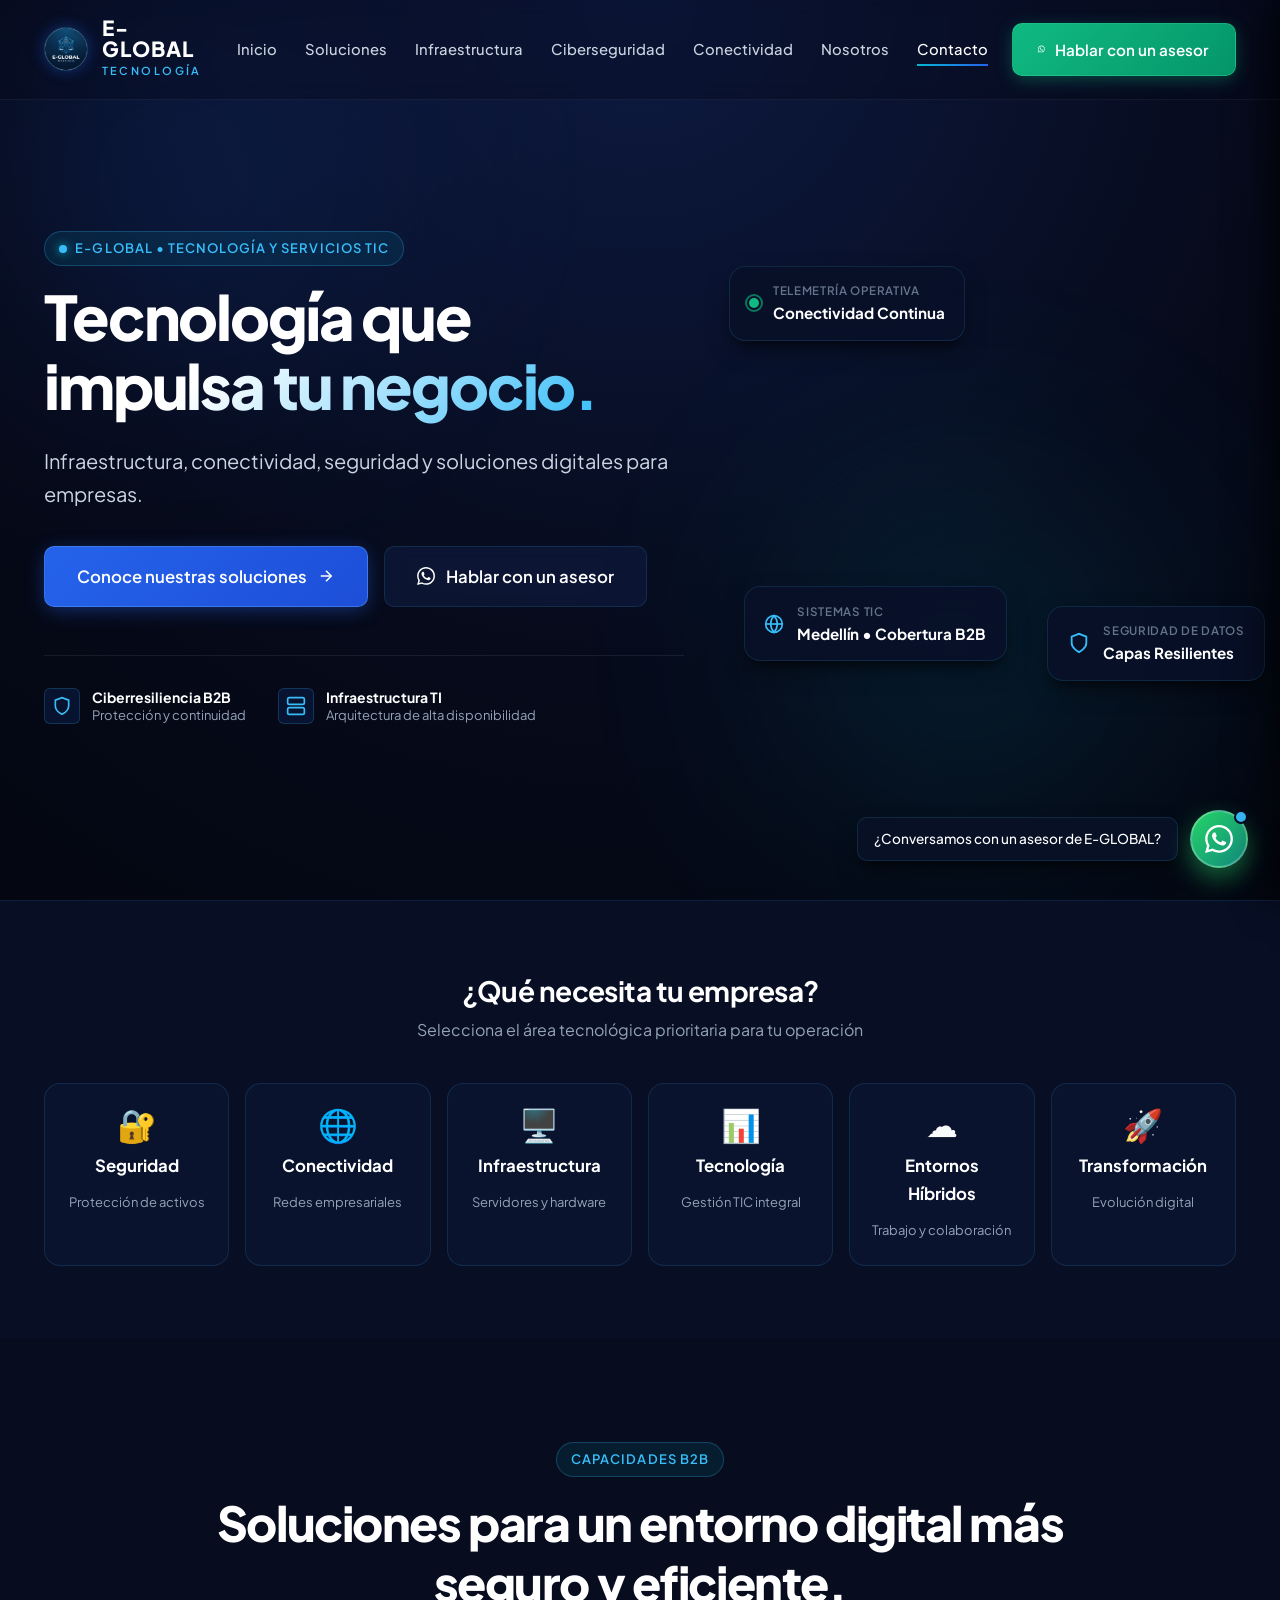
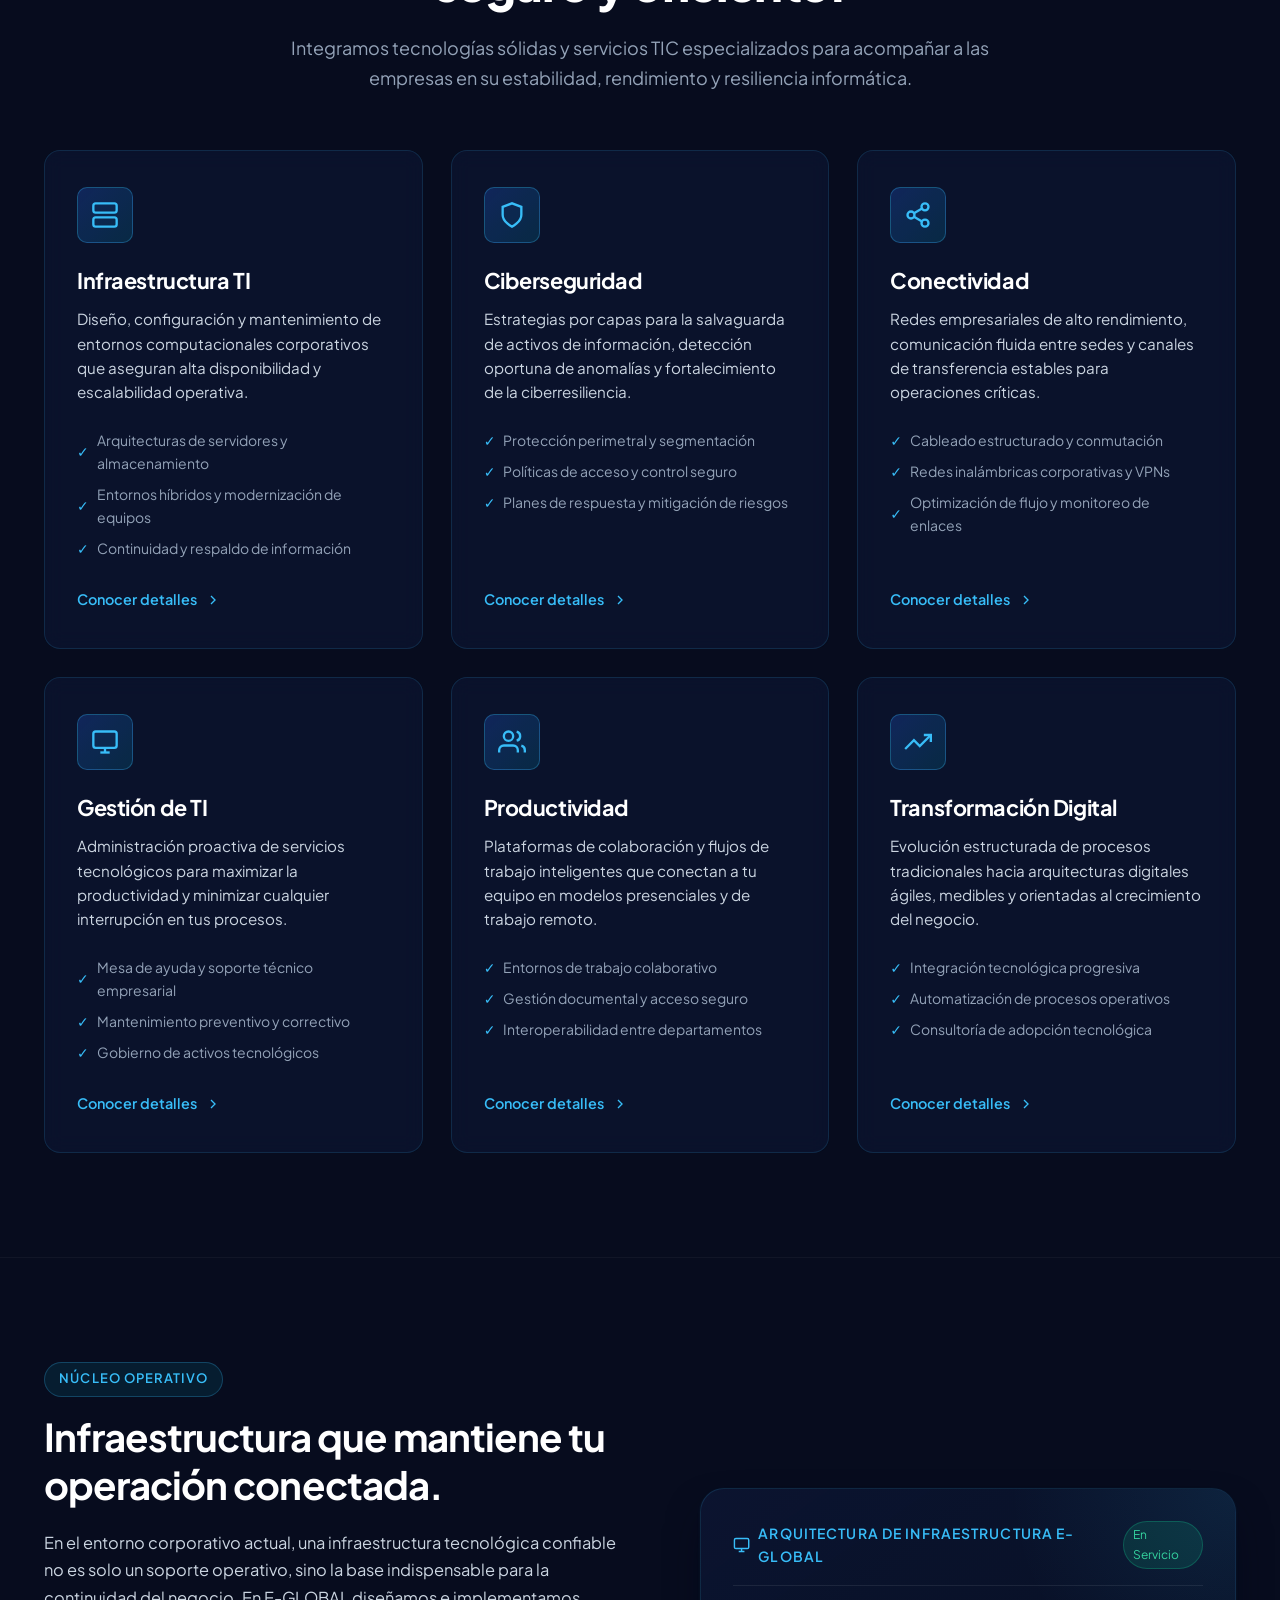
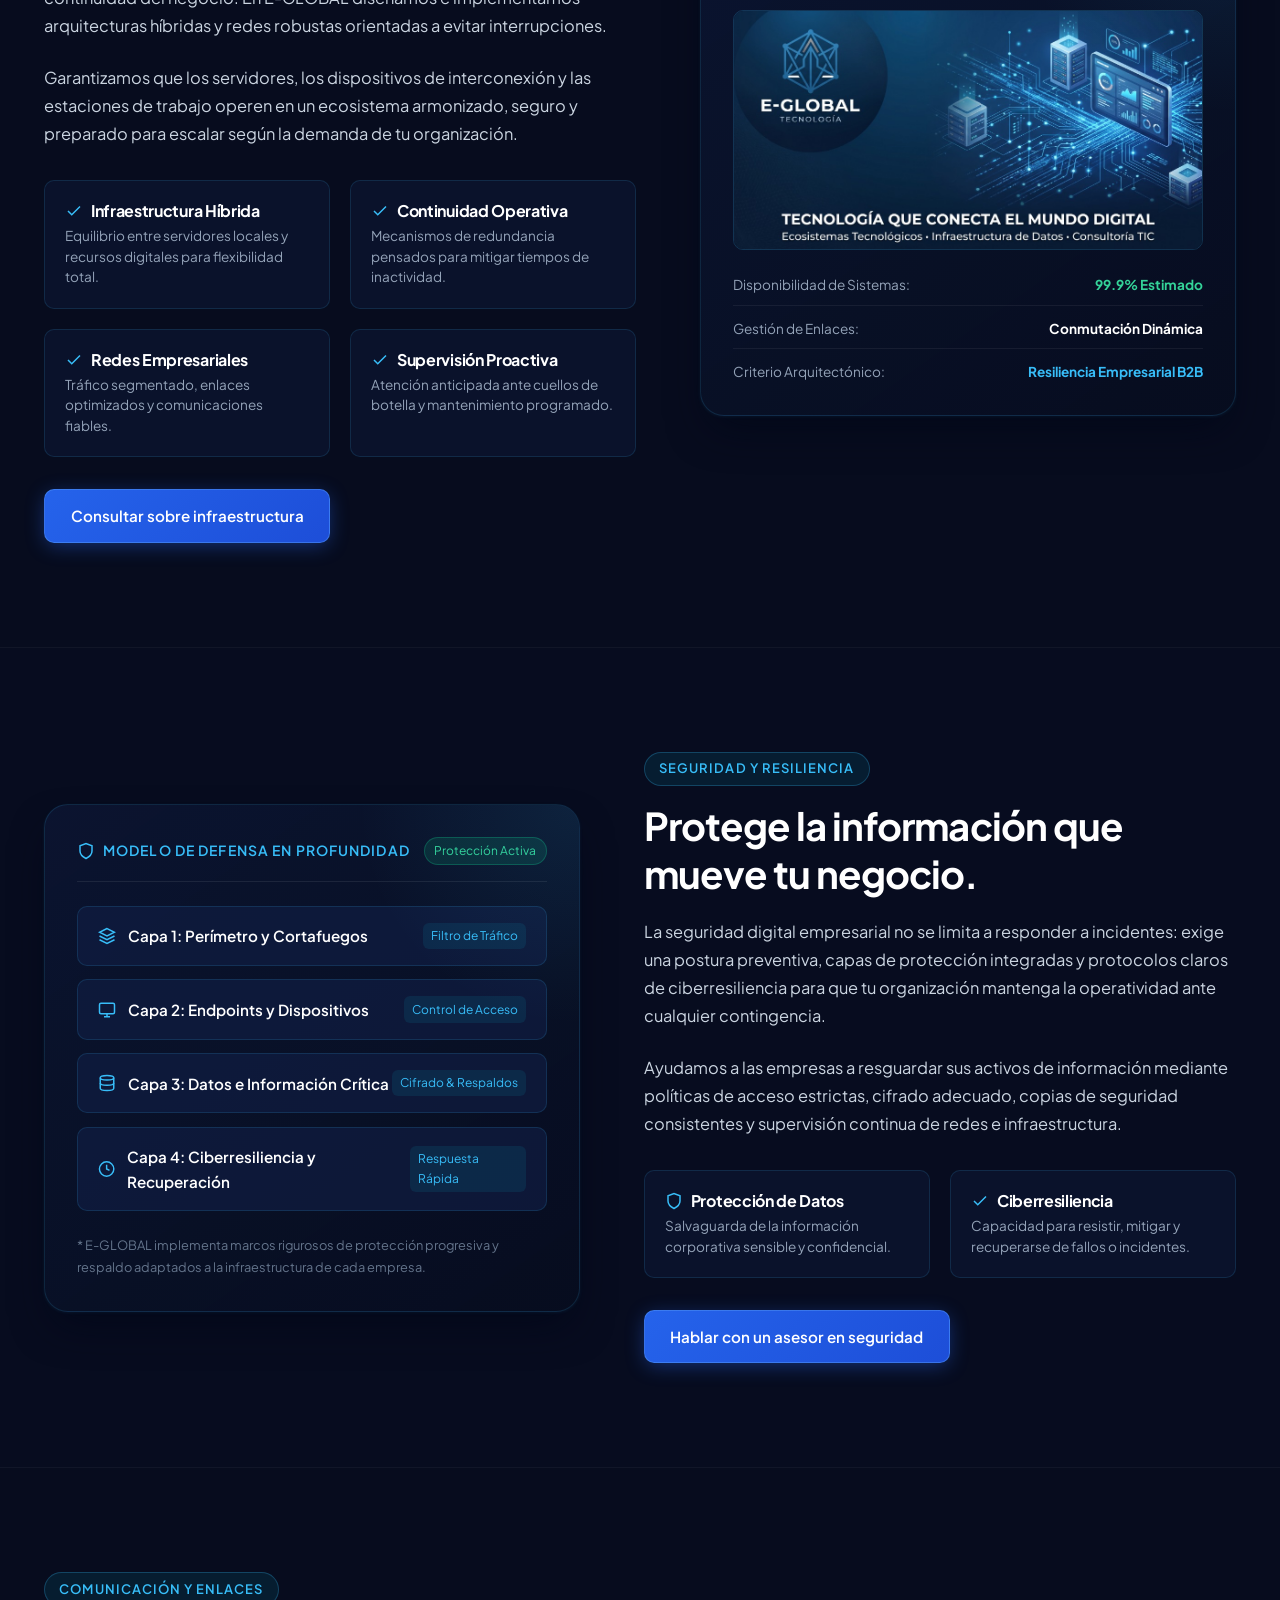
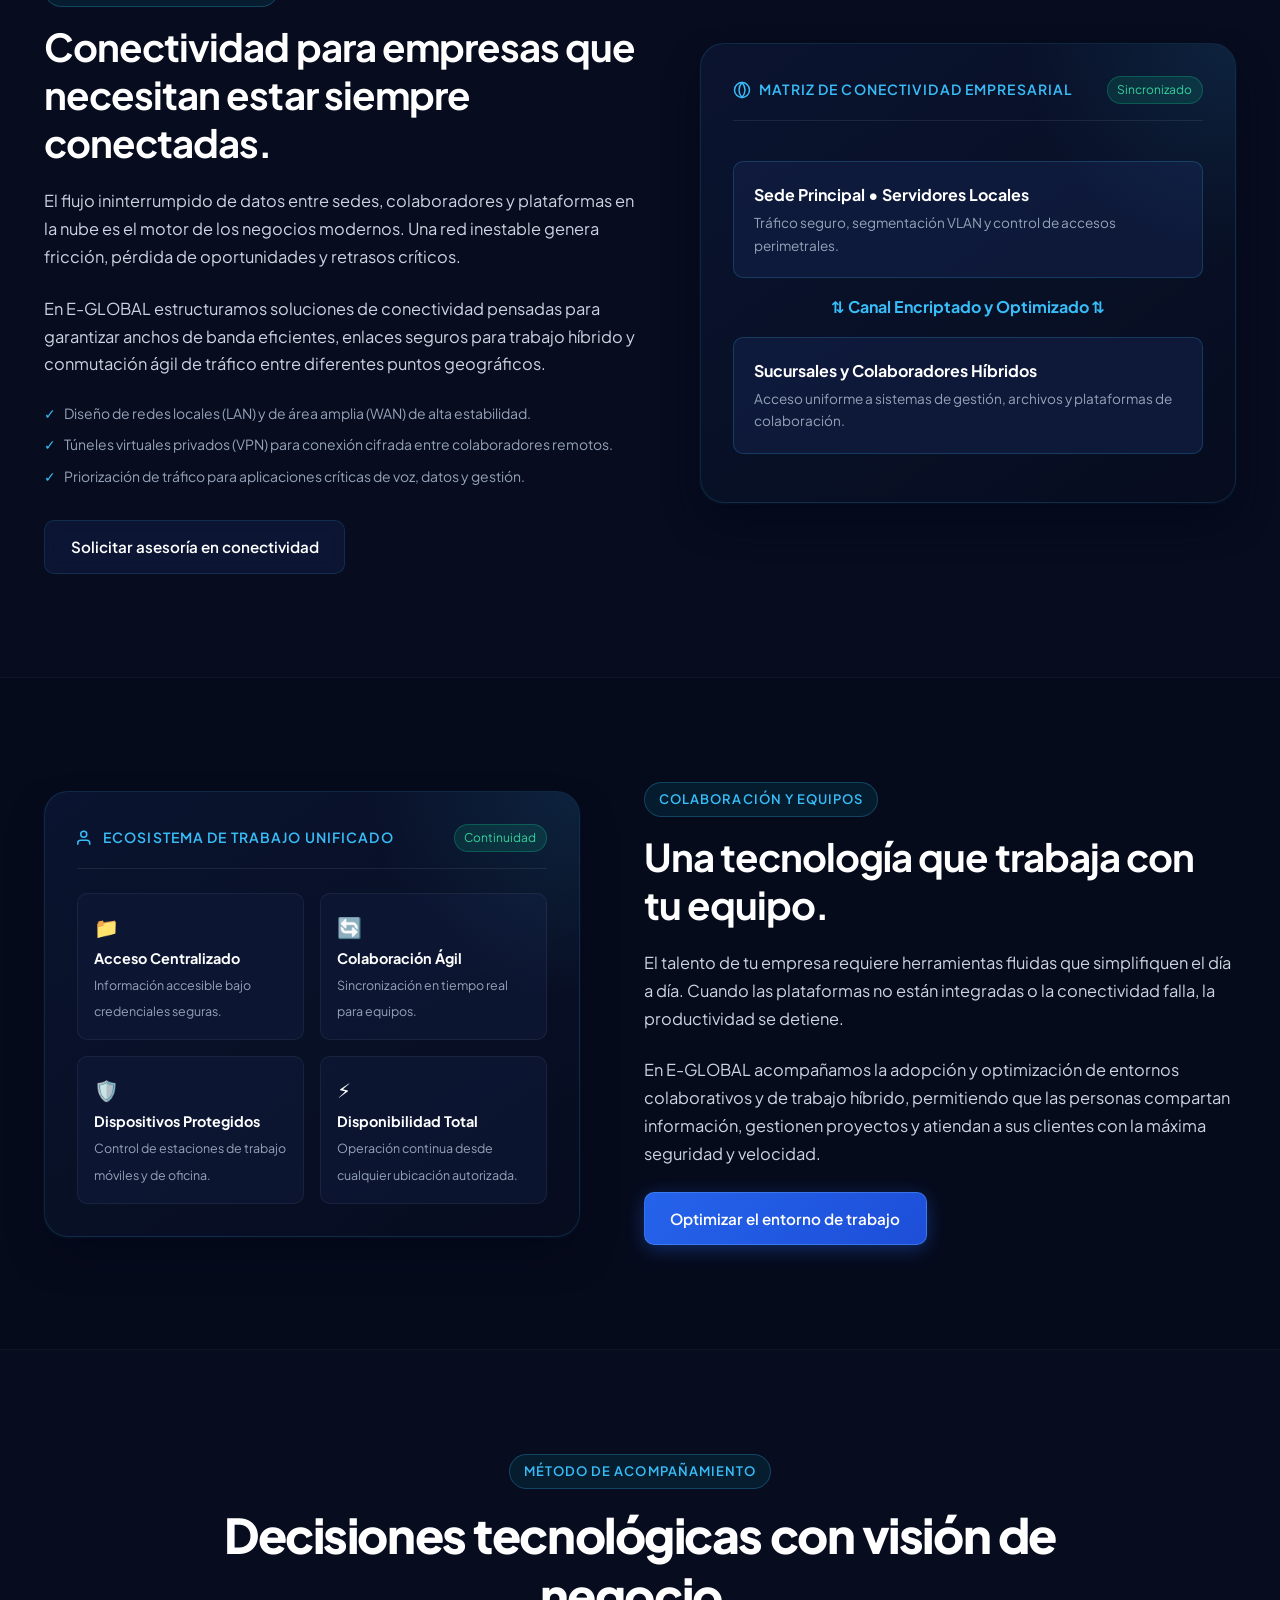
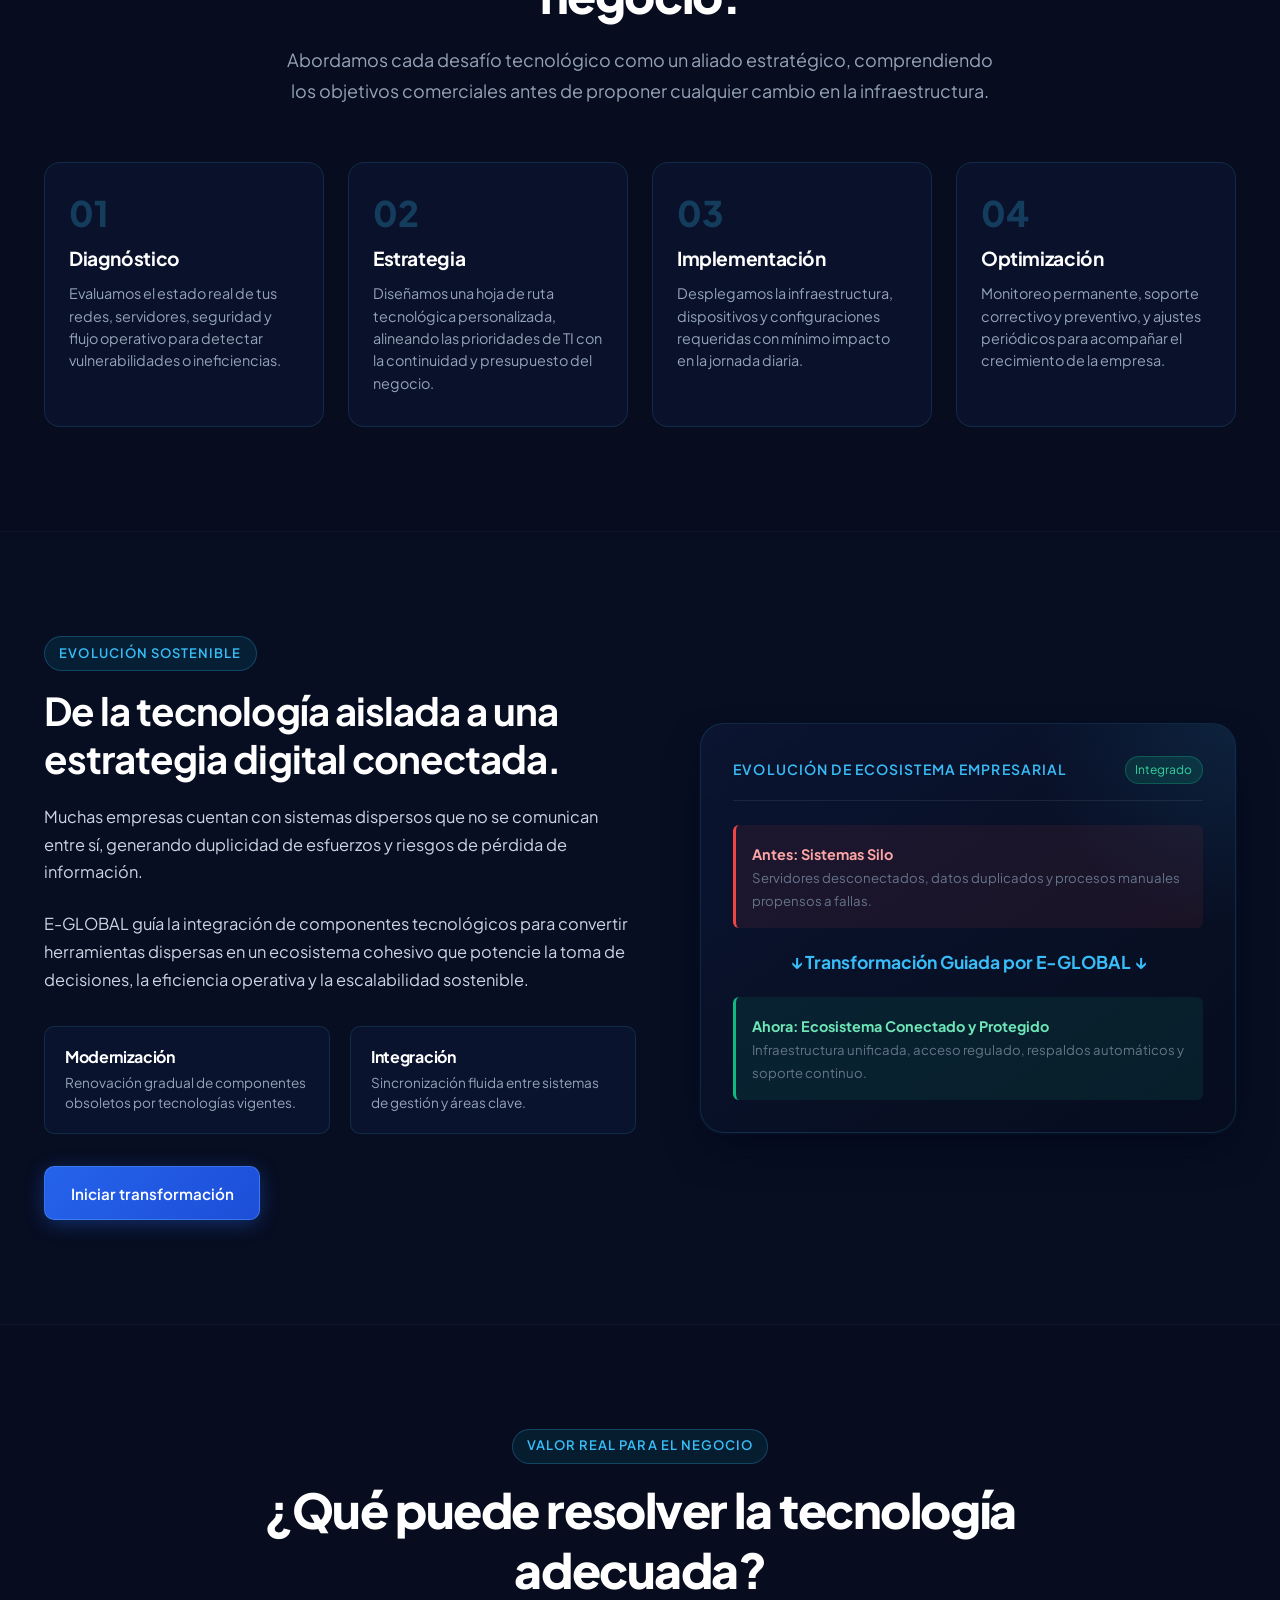
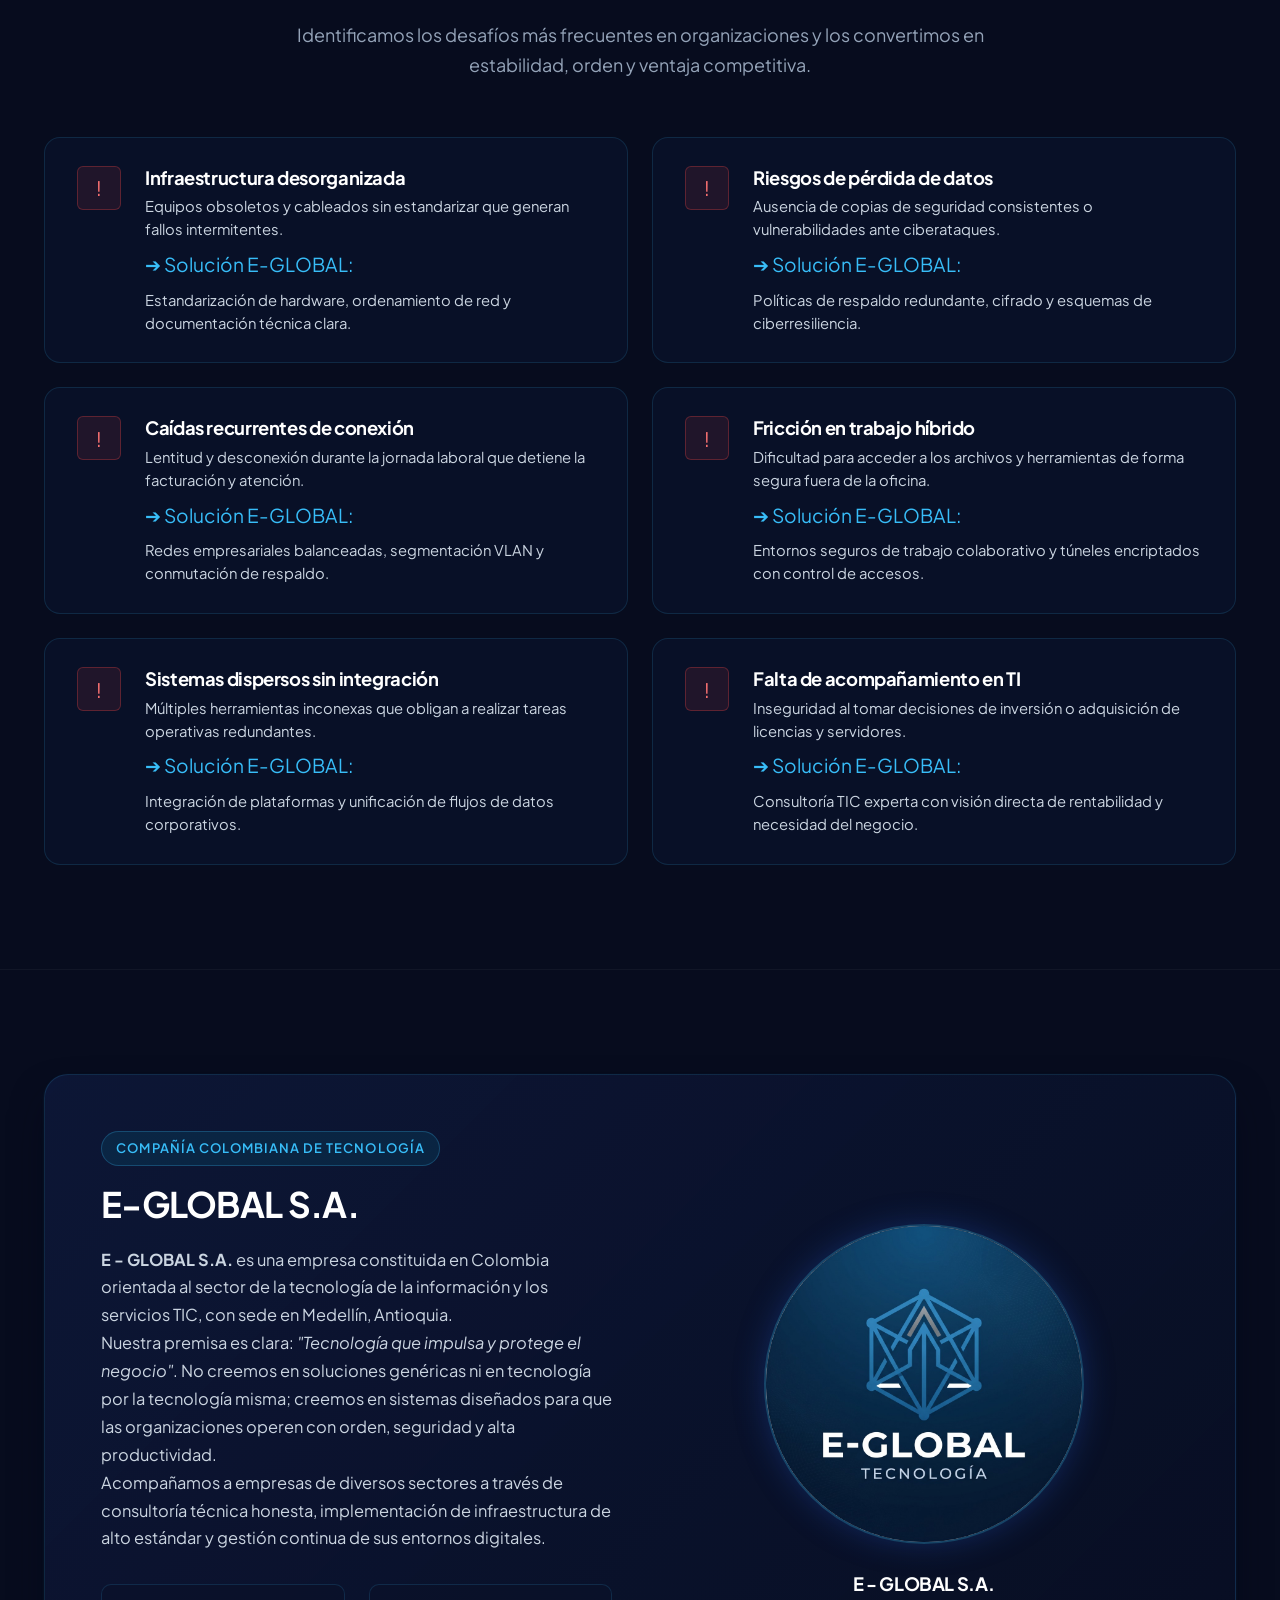
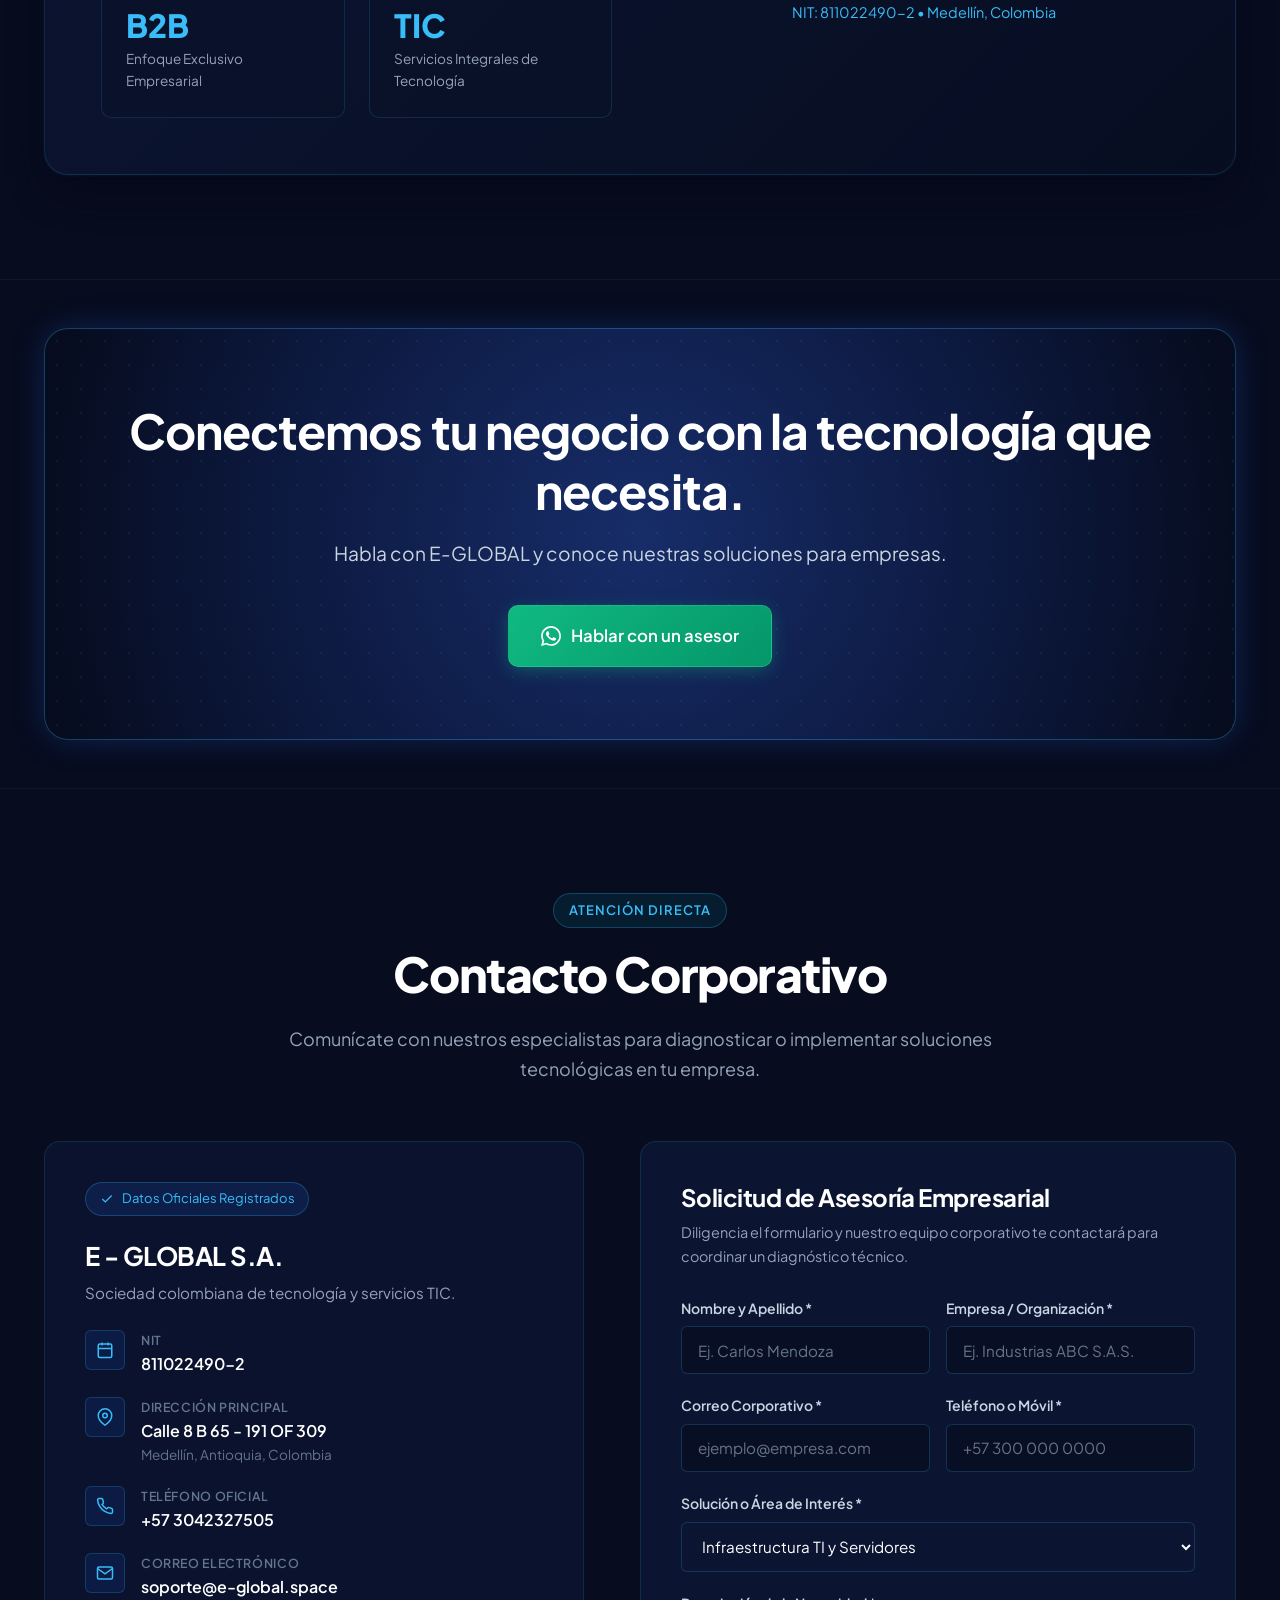
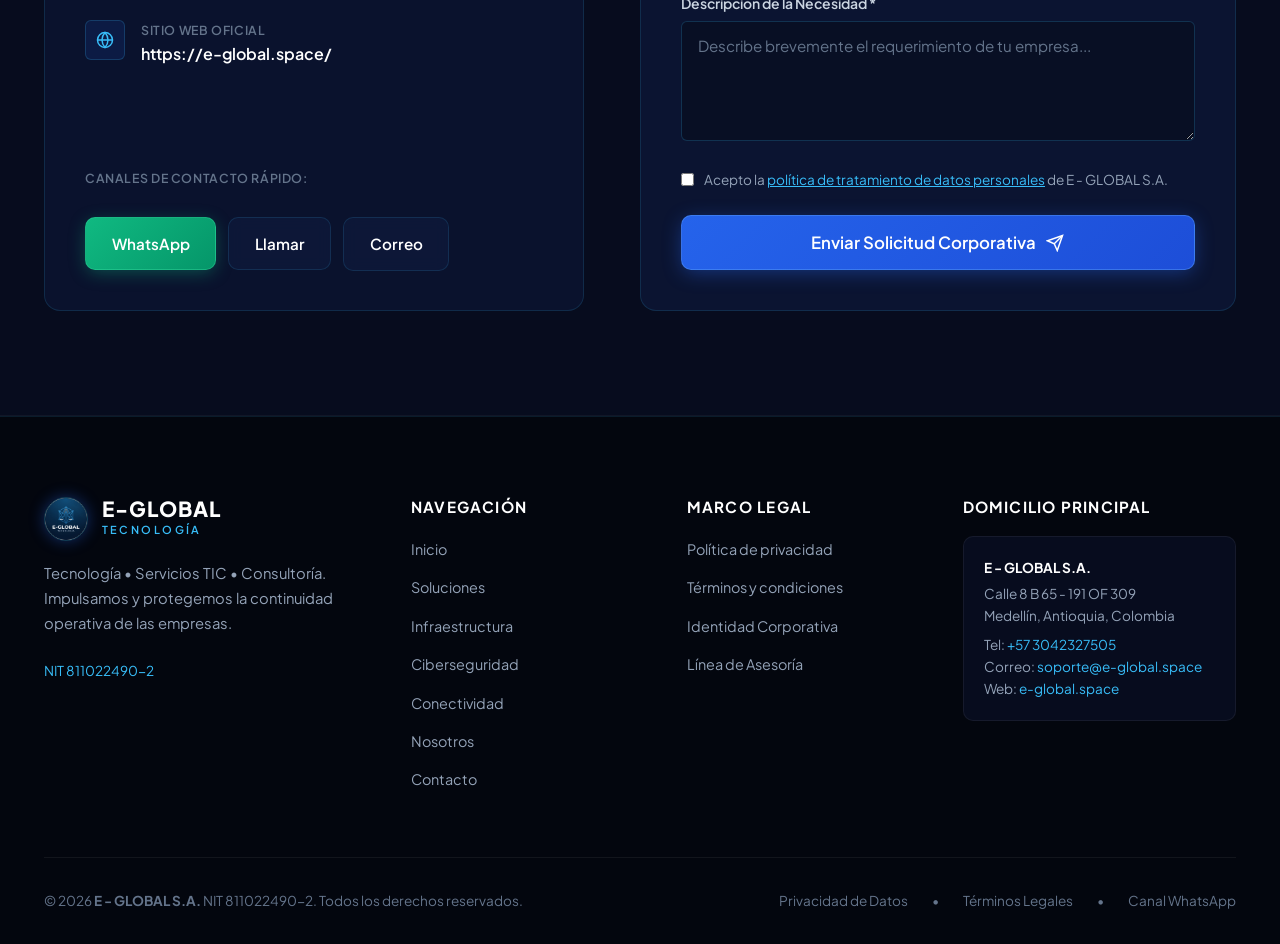
<file: index.html>
<!DOCTYPE html>
<html lang="es">
<head>
  <meta charset="UTF-8">
  <meta name="viewport" content="width=device-width, initial-scale=1.0">
  
  <!-- SEO Primary Meta Tags -->
  <title>E-GLOBAL | Tecnología, Servicios TIC y Soluciones Empresariales</title>
  <meta name="title" content="E-GLOBAL | Tecnología, Servicios TIC y Soluciones Empresariales">
  <meta name="description" content="E-GLOBAL S.A. ofrece soluciones corporativas en tecnología de la información, infraestructura híbrida, conectividad, ciberseguridad y transformación digital en Medellín, Colombia.">
  <meta name="keywords" content="E-GLOBAL, E-GLOBAL S.A., servicios TIC Medellín, infraestructura TI Colombia, ciberseguridad B2B, consultoría tecnológica, redes empresariales, soporte TIC">
  <meta name="author" content="E - GLOBAL S.A.">
  <meta name="robots" content="index, follow">
  <link rel="canonical" href="https://e-global.space/">

  <!-- Domain Verification (Meta / Facebook) -->
  <meta name="facebook-domain-verification" content="g3ma27mx8p8qsb8zbit6omerf3tk5o" />

  <!-- Open Graph / Facebook -->
  <meta property="og:type" content="website">
  <meta property="og:url" content="https://e-global.space/">
  <meta property="og:title" content="E-GLOBAL | Tecnología, Servicios TIC y Soluciones Empresariales">
  <meta property="og:description" content="Tecnología que impulsa y protege el negocio. Infraestructura, conectividad, seguridad y consultoría TIC para empresas.">
  <meta property="og:image" content="https://e-global.space/assets/images/banner-eglobal.jpg">

  <!-- Twitter -->
  <meta property="twitter:card" content="summary_large_image">
  <meta property="twitter:url" content="https://e-global.space/">
  <meta property="twitter:title" content="E-GLOBAL | Tecnología, Servicios TIC y Soluciones Empresariales">
  <meta property="twitter:description" content="Infraestructura, conectividad, seguridad y soluciones digitales para empresas.">
  <meta property="twitter:image" content="https://e-global.space/assets/images/banner-eglobal.jpg">

  <!-- Favicon -->
  <link rel="icon" type="image/svg+xml" href="assets/images/favicon.svg">
  <link rel="apple-touch-icon" href="assets/images/logo-eglobal.jpg">

  <!-- Google Fonts: Plus Jakarta Sans -->
  <link rel="preconnect" href="https://fonts.googleapis.com">
  <link rel="preconnect" href="https://fonts.gstatic.com" crossorigin>
  <link href="https://fonts.googleapis.com/css2?family=Plus+Jakarta+Sans:wght@400;500;600;700;800&display=swap" rel="stylesheet">

  <!-- Stylesheet -->
  <link rel="stylesheet" href="assets/css/main.css">

  <!-- Structured Data (JSON-LD) -->
  <script type="application/ld+json">
  {
    "@context": "https://schema.org",
    "@type": "Organization",
    "name": "E - GLOBAL S.A.",
    "alternateName": "E-GLOBAL",
    "url": "https://e-global.space/",
    "logo": "https://e-global.space/assets/images/logo-eglobal.jpg",
    "telephone": "+573042327505",
    "email": "soporte@e-global.space",
    "taxID": "811022490-2",
    "address": {
      "@type": "PostalAddress",
      "streetAddress": "Calle 8 B 65 - 191 OF 309",
      "addressLocality": "Medellín",
      "addressRegion": "Antioquia",
      "addressCountry": "CO"
    },
    "description": "Tecnología de la información, servicios TIC, infraestructura híbrida, conectividad y ciberseguridad para empresas."
  }
  </script>
</head>
<body id="inicio">

  <!-- ==========================================================================
       HEADER & STICKY NAVBAR
       ========================================================================== -->
  <header class="site-header" id="siteHeader">
    <div class="container nav-container">
      <a href="#inicio" class="brand-logo" aria-label="E-GLOBAL Inicio">
        <img src="assets/images/logo-eglobal.jpg" alt="E-GLOBAL Logo Oficial" class="brand-logo-img" width="44" height="44">
        <div class="brand-text">
          <span class="brand-title">E-GLOBAL</span>
          <span class="brand-subtitle">TECNOLOGÍA</span>
        </div>
      </a>

      <!-- Desktop Navigation -->
      <nav aria-label="Navegación principal">
        <ul class="nav-menu">
          <li><a href="#inicio" class="nav-link active">Inicio</a></li>
          <li><a href="#soluciones" class="nav-link">Soluciones</a></li>
          <li><a href="#infraestructura" class="nav-link">Infraestructura</a></li>
          <li><a href="#ciberseguridad" class="nav-link">Ciberseguridad</a></li>
          <li><a href="#conectividad" class="nav-link">Conectividad</a></li>
          <li><a href="#nosotros" class="nav-link">Nosotros</a></li>
          <li><a href="#contacto" class="nav-link">Contacto</a></li>
        </ul>
      </nav>

      <!-- Header Action -->
      <div class="nav-actions">
        <a href="https://wa.me/573042327505" target="_blank" rel="noopener noreferrer" class="btn btn-whatsapp">
          <svg width="18" height="18" viewBox="0 0 24 24" fill="currentColor" aria-hidden="true">
            <path d="M.057 24l1.687-6.163c-1.041-1.804-1.588-3.849-1.587-5.946.003-6.556 5.338-11.891 11.893-11.891 3.181.001 6.167 1.24 8.413 3.488 2.245 2.248 3.481 5.236 3.48 8.414-.003 6.557-5.338 11.892-11.893 11.892-1.99-.001-3.951-.5-5.688-1.448l-6.305 1.654zm6.597-3.807c1.676.995 3.276 1.591 5.392 1.592 5.448 0 9.886-4.434 9.889-9.885.002-5.462-4.415-9.89-9.881-9.892-5.452 0-9.887 4.434-9.889 9.884-.001 2.225.651 3.891 1.746 5.634l-.999 3.648 3.742-.981zm11.387-5.464c-.074-.124-.272-.198-.57-.347-.297-.149-1.758-.868-2.031-.967-.272-.099-.47-.149-.669.149-.198.297-.768.967-.941 1.165-.173.198-.347.223-.644.074-.297-.149-1.255-.462-2.39-1.475-.883-.788-1.48-1.761-1.653-2.059-.173-.297-.018-.458.13-.606.134-.133.297-.347.446-.521.151-.172.2-.296.3-.495.099-.198.05-.372-.025-.521-.075-.148-.669-1.611-.916-2.206-.242-.579-.487-.501-.669-.51l-.57-.01c-.198 0-.52.074-.792.372s-1.04 1.016-1.04 2.479 1.065 2.876 1.213 3.074c.149.198 2.095 3.2 5.076 4.487.709.306 1.263.489 1.694.626.712.226 1.36.194 1.872.118.571-.085 1.758-.719 2.006-1.413.248-.695.248-1.29.173-1.414z"/>
          </svg>
          <span>Hablar con un asesor</span>
        </a>

        <!-- Mobile Toggle Button -->
        <button type="button" class="nav-toggle" id="navToggle" aria-label="Abrir menú de navegación">
          <svg width="24" height="24" viewBox="0 0 24 24" fill="none" stroke="currentColor" stroke-width="2">
            <line x1="3" y1="12" x2="21" y2="12"></line>
            <line x1="3" y1="6" x2="21" y2="6"></line>
            <line x1="3" y1="18" x2="21" y2="18"></line>
          </svg>
        </button>
      </div>
    </div>
  </header>

  <!-- Mobile Drawer -->
  <div class="mobile-nav-overlay" id="navOverlay"></div>
  <aside class="mobile-nav-drawer" id="navDrawer" aria-label="Menú móvil">
    <div>
      <div class="mobile-nav-header">
        <div class="brand-logo">
          <img src="assets/images/logo-eglobal.jpg" alt="Logo" class="brand-logo-img" width="36" height="36">
          <span class="brand-title">E-GLOBAL</span>
        </div>
        <button type="button" class="mobile-nav-close" id="navClose" aria-label="Cerrar menú">
          <svg width="22" height="22" viewBox="0 0 24 24" fill="none" stroke="currentColor" stroke-width="2">
            <line x1="18" y1="6" x2="6" y2="18"></line>
            <line x1="6" y1="6" x2="18" y2="18"></line>
          </svg>
        </button>
      </div>

      <ul class="mobile-nav-links">
        <li><a href="#inicio" class="mobile-nav-link">Inicio</a></li>
        <li><a href="#soluciones" class="mobile-nav-link">Soluciones</a></li>
        <li><a href="#infraestructura" class="mobile-nav-link">Infraestructura</a></li>
        <li><a href="#ciberseguridad" class="mobile-nav-link">Ciberseguridad</a></li>
        <li><a href="#conectividad" class="mobile-nav-link">Conectividad</a></li>
        <li><a href="#nosotros" class="mobile-nav-link">Nosotros</a></li>
        <li><a href="#contacto" class="mobile-nav-link">Contacto</a></li>
      </ul>
    </div>

    <div style="padding-top: 1.5rem; border-top: 1px solid rgba(255,255,255,0.08);">
      <a href="https://wa.me/573042327505" target="_blank" rel="noopener noreferrer" class="btn btn-whatsapp" style="width: 100%; margin-bottom: 0.75rem;">
        <span>Hablar con un asesor</span>
      </a>
      <p style="font-size: 0.8rem; color: var(--text-dim); text-align: center;">
        NIT 811022490-2 • Medellín, Colombia
      </p>
    </div>
  </aside>

  <main>
    <!-- ==========================================================================
         HERO SECTION
         ========================================================================== -->
    <section class="hero-section">
      <div class="glow-spot glow-blue" style="top: -100px; left: -100px; width: 550px; height: 550px;"></div>
      <div class="glow-spot glow-cyan" style="bottom: 0; right: 5%; width: 500px; height: 500px;"></div>

      <div class="container hero-grid">
        <!-- Left Column -->
        <div class="hero-content">
          <div class="section-tag">
            <span style="display:inline-block; width:8px; height:8px; border-radius:50%; background:var(--color-cyan-light); box-shadow:0 0 10px var(--color-cyan);"></span>
            E-GLOBAL • TECNOLOGÍA Y SERVICIOS TIC
          </div>
          <h1 class="hero-headline">
            Tecnología que <span class="text-gradient">impulsa tu negocio.</span>
          </h1>
          <p class="hero-subheadline">
            Infraestructura, conectividad, seguridad y soluciones digitales para empresas.
          </p>

          <div class="hero-actions">
            <a href="#soluciones" class="btn btn-primary btn-lg">
              <span>Conoce nuestras soluciones</span>
              <svg width="18" height="18" viewBox="0 0 24 24" fill="none" stroke="currentColor" stroke-width="2">
                <line x1="5" y1="12" x2="19" y2="12"></line>
                <polyline points="12 5 19 12 12 19"></polyline>
              </svg>
            </a>
            <a href="https://wa.me/573042327505" target="_blank" rel="noopener noreferrer" class="btn btn-secondary btn-lg">
              <svg width="18" height="18" viewBox="0 0 24 24" fill="currentColor">
                <path d="M.057 24l1.687-6.163c-1.041-1.804-1.588-3.849-1.587-5.946.003-6.556 5.338-11.891 11.893-11.891 3.181.001 6.167 1.24 8.413 3.488 2.245 2.248 3.481 5.236 3.48 8.414-.003 6.557-5.338 11.892-11.893 11.892-1.99-.001-3.951-.5-5.688-1.448l-6.305 1.654zm6.597-3.807c1.676.995 3.276 1.591 5.392 1.592 5.448 0 9.886-4.434 9.889-9.885.002-5.462-4.415-9.89-9.881-9.892-5.452 0-9.887 4.434-9.889 9.884-.001 2.225.651 3.891 1.746 5.634l-.999 3.648 3.742-.981zm11.387-5.464c-.074-.124-.272-.198-.57-.347-.297-.149-1.758-.868-2.031-.967-.272-.099-.47-.149-.669.149-.198.297-.768.967-.941 1.165-.173.198-.347.223-.644.074-.297-.149-1.255-.462-2.39-1.475-.883-.788-1.48-1.761-1.653-2.059-.173-.297-.018-.458.13-.606.134-.133.297-.347.446-.521.151-.172.2-.296.3-.495.099-.198.05-.372-.025-.521-.075-.148-.669-1.611-.916-2.206-.242-.579-.487-.501-.669-.51l-.57-.01c-.198 0-.52.074-.792.372s-1.04 1.016-1.04 2.479 1.065 2.876 1.213 3.074c.149.198 2.095 3.2 5.076 4.487.709.306 1.263.489 1.694.626.712.226 1.36.194 1.872.118.571-.085 1.758-.719 2.006-1.413.248-.695.248-1.29.173-1.414z"/>
              </svg>
              <span>Hablar con un asesor</span>
            </a>
          </div>

          <!-- Trust Bar -->
          <div class="hero-trust-bar">
            <div class="trust-item">
              <div class="trust-icon">
                <svg width="20" height="20" viewBox="0 0 24 24" fill="none" stroke="currentColor" stroke-width="2">
                  <path d="M12 22s8-4 8-10V5l-8-3-8 3v7c0 6 8 10 8 10z"></path>
                </svg>
              </div>
              <div class="trust-text">
                <strong>Ciberresiliencia B2B</strong>
                Protección y continuidad
              </div>
            </div>
            <div class="trust-item">
              <div class="trust-icon">
                <svg width="20" height="20" viewBox="0 0 24 24" fill="none" stroke="currentColor" stroke-width="2">
                  <rect x="2" y="2" width="20" height="8" rx="2" ry="2"></rect>
                  <rect x="2" y="14" width="20" height="8" rx="2" ry="2"></rect>
                  <line x1="6" y1="6" x2="6.01" y2="6"></line>
                  <line x1="6" y1="18" x2="6.01" y2="18"></line>
                </svg>
              </div>
              <div class="trust-text">
                <strong>Infraestructura TI</strong>
                Arquitectura de alta disponibilidad
              </div>
            </div>
          </div>
        </div>

        <!-- Right Column: Interactive Visual Canvas & Telemetry -->
        <div class="hero-visual-wrapper">
          <canvas id="heroNetworkCanvas" class="hero-canvas"></canvas>

          <!-- Telemetry Badges -->
          <div class="hero-telemetry-card telemetry-card-1">
            <div class="pulse-indicator"></div>
            <div>
              <div class="telemetry-label">Telemetría Operativa</div>
              <div class="telemetry-value">Conectividad Continua</div>
            </div>
          </div>

          <div class="hero-telemetry-card telemetry-card-2">
            <svg width="22" height="22" viewBox="0 0 24 24" fill="none" stroke="#38bdf8" stroke-width="2">
              <path d="M12 22s8-4 8-10V5l-8-3-8 3v7c0 6 8 10 8 10z"></path>
            </svg>
            <div>
              <div class="telemetry-label">Seguridad de Datos</div>
              <div class="telemetry-value">Capas Resilientes</div>
            </div>
          </div>

          <div class="hero-telemetry-card telemetry-card-3">
            <svg width="20" height="20" viewBox="0 0 24 24" fill="none" stroke="#38bdf8" stroke-width="2">
              <circle cx="12" cy="12" r="10"></circle>
              <line x1="2" y1="12" x2="22" y2="12"></line>
              <path d="M12 2a15.3 15.3 0 0 1 4 10 15.3 15.3 0 0 1-4 10 15.3 15.3 0 0 1-4-10 15.3 15.3 0 0 1 4-10z"></path>
            </svg>
            <div>
              <div class="telemetry-label">Sistemas TIC</div>
              <div class="telemetry-value">Medellín &bull; Cobertura B2B</div>
            </div>
          </div>
        </div>
      </div>
    </section>

    <!-- ==========================================================================
         INTERACTIVE SELECTOR: ¿QUÉ NECESITA TU EMPRESA?
         ========================================================================== -->
    <section class="needs-section">
      <div class="container">
        <div class="text-center" style="margin-bottom: 2.5rem;">
          <h2 style="font-size: 1.75rem; margin-bottom: 0.5rem;">¿Qué necesita tu empresa?</h2>
          <p style="color: var(--text-muted); font-size: 1rem;">Selecciona el área tecnológica prioritaria para tu operación</p>
        </div>

        <div class="needs-grid">
          <div class="need-card" data-target="ciberseguridad" role="button" tabindex="0">
            <span class="need-emoji">🔐</span>
            <span class="need-title">Seguridad</span>
            <span class="need-hint">Protección de activos</span>
          </div>

          <div class="need-card" data-target="conectividad" role="button" tabindex="0">
            <span class="need-emoji">🌐</span>
            <span class="need-title">Conectividad</span>
            <span class="need-hint">Redes empresariales</span>
          </div>

          <div class="need-card" data-target="infraestructura" role="button" tabindex="0">
            <span class="need-emoji">🖥️</span>
            <span class="need-title">Infraestructura</span>
            <span class="need-hint">Servidores y hardware</span>
          </div>

          <div class="need-card" data-target="soluciones" role="button" tabindex="0">
            <span class="need-emoji">📊</span>
            <span class="need-title">Tecnología</span>
            <span class="need-hint">Gestión TIC integral</span>
          </div>

          <div class="need-card" data-target="productividad" role="button" tabindex="0">
            <span class="need-emoji">☁️</span>
            <span class="need-title">Entornos Híbridos</span>
            <span class="need-hint">Trabajo y colaboración</span>
          </div>

          <div class="need-card" data-target="transformacion" role="button" tabindex="0">
            <span class="need-emoji">🚀</span>
            <span class="need-title">Transformación</span>
            <span class="need-hint">Evolución digital</span>
          </div>
        </div>
      </div>
    </section>

    <!-- ==========================================================================
         SECCIÓN SOLUCIONES PRINCIPALES
         ========================================================================== -->
    <section class="section" id="soluciones">
      <div class="container">
        <div class="text-center mx-auto">
          <div class="section-tag">CAPACIDADES B2B</div>
          <h2 class="section-title mx-auto">Soluciones para un entorno digital más seguro y eficiente.</h2>
          <p class="section-desc mx-auto">
            Integramos tecnologías sólidas y servicios TIC especializados para acompañar a las empresas en su estabilidad, rendimiento y resiliencia informática.
          </p>
        </div>

        <div class="solutions-grid">
          <!-- Card 1: Infraestructura TI -->
          <div class="solution-card">
            <div>
              <div class="solution-icon-wrap">
                <svg width="28" height="28" viewBox="0 0 24 24" fill="none" stroke="currentColor" stroke-width="2">
                  <rect x="2" y="2" width="20" height="8" rx="2" ry="2"></rect>
                  <rect x="2" y="14" width="20" height="8" rx="2" ry="2"></rect>
                  <line x1="6" y1="6" x2="6.01" y2="6"></line>
                  <line x1="6" y1="18" x2="6.01" y2="18"></line>
                </svg>
              </div>
              <h3 class="solution-title">Infraestructura TI</h3>
              <p class="solution-desc">
                Diseño, configuración y mantenimiento de entornos computacionales corporativos que aseguran alta disponibilidad y escalabilidad operativa.
              </p>
              <ul class="solution-features">
                <li>Arquitecturas de servidores y almacenamiento</li>
                <li>Entornos híbridos y modernización de equipos</li>
                <li>Continuidad y respaldo de información</li>
              </ul>
            </div>
            <a href="#infraestructura" class="solution-link">
              <span>Conocer detalles</span>
              <svg width="16" height="16" viewBox="0 0 24 24" fill="none" stroke="currentColor" stroke-width="2"><polyline points="9 18 15 12 9 6"></polyline></svg>
            </a>
          </div>

          <!-- Card 2: Ciberseguridad -->
          <div class="solution-card">
            <div>
              <div class="solution-icon-wrap">
                <svg width="28" height="28" viewBox="0 0 24 24" fill="none" stroke="currentColor" stroke-width="2">
                  <path d="M12 22s8-4 8-10V5l-8-3-8 3v7c0 6 8 10 8 10z"></path>
                </svg>
              </div>
              <h3 class="solution-title">Ciberseguridad</h3>
              <p class="solution-desc">
                Estrategias por capas para la salvaguarda de activos de información, detección oportuna de anomalías y fortalecimiento de la ciberresiliencia.
              </p>
              <ul class="solution-features">
                <li>Protección perimetral y segmentación</li>
                <li>Políticas de acceso y control seguro</li>
                <li>Planes de respuesta y mitigación de riesgos</li>
              </ul>
            </div>
            <a href="#ciberseguridad" class="solution-link">
              <span>Conocer detalles</span>
              <svg width="16" height="16" viewBox="0 0 24 24" fill="none" stroke="currentColor" stroke-width="2"><polyline points="9 18 15 12 9 6"></polyline></svg>
            </a>
          </div>

          <!-- Card 3: Conectividad -->
          <div class="solution-card">
            <div>
              <div class="solution-icon-wrap">
                <svg width="28" height="28" viewBox="0 0 24 24" fill="none" stroke="currentColor" stroke-width="2">
                  <circle cx="18" cy="5" r="3"></circle>
                  <circle cx="6" cy="12" r="3"></circle>
                  <circle cx="18" cy="19" r="3"></circle>
                  <line x1="8.59" y1="13.51" x2="15.42" y2="17.49"></line>
                  <line x1="15.41" y1="6.51" x2="8.59" y2="10.49"></line>
                </svg>
              </div>
              <h3 class="solution-title">Conectividad</h3>
              <p class="solution-desc">
                Redes empresariales de alto rendimiento, comunicación fluida entre sedes y canales de transferencia estables para operaciones críticas.
              </p>
              <ul class="solution-features">
                <li>Cableado estructurado y conmutación</li>
                <li>Redes inalámbricas corporativas y VPNs</li>
                <li>Optimización de flujo y monitoreo de enlaces</li>
              </ul>
            </div>
            <a href="#conectividad" class="solution-link">
              <span>Conocer detalles</span>
              <svg width="16" height="16" viewBox="0 0 24 24" fill="none" stroke="currentColor" stroke-width="2"><polyline points="9 18 15 12 9 6"></polyline></svg>
            </a>
          </div>

          <!-- Card 4: Gestión de TI -->
          <div class="solution-card">
            <div>
              <div class="solution-icon-wrap">
                <svg width="28" height="28" viewBox="0 0 24 24" fill="none" stroke="currentColor" stroke-width="2">
                  <rect x="2" y="3" width="20" height="14" rx="2" ry="2"></rect>
                  <line x1="8" y1="21" x2="16" y2="21"></line>
                  <line x1="12" y1="17" x2="12" y2="21"></line>
                </svg>
              </div>
              <h3 class="solution-title">Gestión de TI</h3>
              <p class="solution-desc">
                Administración proactiva de servicios tecnológicos para maximizar la productividad y minimizar cualquier interrupción en tus procesos.
              </p>
              <ul class="solution-features">
                <li>Mesa de ayuda y soporte técnico empresarial</li>
                <li>Mantenimiento preventivo y correctivo</li>
                <li>Gobierno de activos tecnológicos</li>
              </ul>
            </div>
            <a href="#consultoria" class="solution-link">
              <span>Conocer detalles</span>
              <svg width="16" height="16" viewBox="0 0 24 24" fill="none" stroke="currentColor" stroke-width="2"><polyline points="9 18 15 12 9 6"></polyline></svg>
            </a>
          </div>

          <!-- Card 5: Productividad -->
          <div class="solution-card">
            <div>
              <div class="solution-icon-wrap">
                <svg width="28" height="28" viewBox="0 0 24 24" fill="none" stroke="currentColor" stroke-width="2">
                  <path d="M17 21v-2a4 4 0 0 0-4-4H5a4 4 0 0 0-4 4v2"></path>
                  <circle cx="9" cy="7" r="4"></circle>
                  <path d="M23 21v-2a4 4 0 0 0-3-3.87"></path>
                  <path d="M16 3.13a4 4 0 0 1 0 7.75"></path>
                </svg>
              </div>
              <h3 class="solution-title">Productividad</h3>
              <p class="solution-desc">
                Plataformas de colaboración y flujos de trabajo inteligentes que conectan a tu equipo en modelos presenciales y de trabajo remoto.
              </p>
              <ul class="solution-features">
                <li>Entornos de trabajo colaborativo</li>
                <li>Gestión documental y acceso seguro</li>
                <li>Interoperabilidad entre departamentos</li>
              </ul>
            </div>
            <a href="#productividad" class="solution-link">
              <span>Conocer detalles</span>
              <svg width="16" height="16" viewBox="0 0 24 24" fill="none" stroke="currentColor" stroke-width="2"><polyline points="9 18 15 12 9 6"></polyline></svg>
            </a>
          </div>

          <!-- Card 6: Transformación Digital -->
          <div class="solution-card">
            <div>
              <div class="solution-icon-wrap">
                <svg width="28" height="28" viewBox="0 0 24 24" fill="none" stroke="currentColor" stroke-width="2">
                  <polyline points="23 6 13.5 15.5 8.5 10.5 1 18"></polyline>
                  <polyline points="17 6 23 6 23 12"></polyline>
                </svg>
              </div>
              <h3 class="solution-title">Transformación Digital</h3>
              <p class="solution-desc">
                Evolución estructurada de procesos tradicionales hacia arquitecturas digitales ágiles, medibles y orientadas al crecimiento del negocio.
              </p>
              <ul class="solution-features">
                <li>Integración tecnológica progresiva</li>
                <li>Automatización de procesos operativos</li>
                <li>Consultoría de adopción tecnológica</li>
              </ul>
            </div>
            <a href="#transformacion" class="solution-link">
              <span>Conocer detalles</span>
              <svg width="16" height="16" viewBox="0 0 24 24" fill="none" stroke="currentColor" stroke-width="2"><polyline points="9 18 15 12 9 6"></polyline></svg>
            </a>
          </div>
        </div>
      </div>
    </section>

    <!-- ==========================================================================
         INFRAESTRUCTURA Y REDES
         ========================================================================== -->
    <section class="section" id="infraestructura">
      <div class="container">
        <div class="feature-split">
          <div class="feature-content">
            <div class="section-tag">NÚCLEO OPERATIVO</div>
            <h3>Infraestructura que mantiene tu operación conectada.</h3>
            <p>
              En el entorno corporativo actual, una infraestructura tecnológica confiable no es solo un soporte operativo, sino la base indispensable para la continuidad del negocio. En E-GLOBAL diseñamos e implementamos arquitecturas híbridas y redes robustas orientadas a evitar interrupciones.
            </p>
            <p>
              Garantizamos que los servidores, los dispositivos de interconexión y las estaciones de trabajo operen en un ecosistema armonizado, seguro y preparado para escalar según la demanda de tu organización.
            </p>

            <div class="feature-highlights">
              <div class="highlight-box">
                <h4>
                  <svg width="18" height="18" viewBox="0 0 24 24" fill="none" stroke="#38bdf8" stroke-width="2"><polyline points="20 6 9 17 4 12"></polyline></svg>
                  Infraestructura Híbrida
                </h4>
                <p>Equilibrio entre servidores locales y recursos digitales para flexibilidad total.</p>
              </div>

              <div class="highlight-box">
                <h4>
                  <svg width="18" height="18" viewBox="0 0 24 24" fill="none" stroke="#38bdf8" stroke-width="2"><polyline points="20 6 9 17 4 12"></polyline></svg>
                  Continuidad Operativa
                </h4>
                <p>Mecanismos de redundancia pensados para mitigar tiempos de inactividad.</p>
              </div>

              <div class="highlight-box">
                <h4>
                  <svg width="18" height="18" viewBox="0 0 24 24" fill="none" stroke="#38bdf8" stroke-width="2"><polyline points="20 6 9 17 4 12"></polyline></svg>
                  Redes Empresariales
                </h4>
                <p>Tráfico segmentado, enlaces optimizados y comunicaciones fiables.</p>
              </div>

              <div class="highlight-box">
                <h4>
                  <svg width="18" height="18" viewBox="0 0 24 24" fill="none" stroke="#38bdf8" stroke-width="2"><polyline points="20 6 9 17 4 12"></polyline></svg>
                  Supervisión Proactiva
                </h4>
                <p>Atención anticipada ante cuellos de botella y mantenimiento programado.</p>
              </div>
            </div>

            <a href="https://wa.me/573042327505" target="_blank" rel="noopener noreferrer" class="btn btn-primary">
              <span>Consultar sobre infraestructura</span>
            </a>
          </div>

          <!-- Right Diagram / Visual -->
          <div class="tech-diagram-box">
            <div class="diagram-header">
              <span class="diagram-title">
                <svg width="18" height="18" viewBox="0 0 24 24" fill="none" stroke="currentColor" stroke-width="2"><rect x="2" y="3" width="20" height="14" rx="2" ry="2"></rect><line x1="8" y1="21" x2="16" y2="21"></line><line x1="12" y1="17" x2="12" y2="21"></line></svg>
                Arquitectura de Infraestructura E-GLOBAL
              </span>
              <span class="status-pill">En Servicio</span>
            </div>

            <div style="margin-bottom: 1.5rem;">
              <img src="assets/images/banner-eglobal.jpg" alt="Ecosistemas de Infraestructura y Redes E-GLOBAL" style="border-radius: var(--radius-sm); width: 100%; height: auto; object-fit: cover; max-height: 240px; border: 1px solid rgba(56, 189, 248, 0.2);">
            </div>

            <div style="display: flex; flex-direction: column; gap: 0.75rem;">
              <div style="display: flex; justify-content: space-between; font-size: 0.85rem; color: var(--text-muted); border-bottom: 1px solid rgba(255,255,255,0.06); padding-bottom: 0.5rem;">
                <span>Disponibilidad de Sistemas:</span>
                <strong style="color: #34d399;">99.9% Estimado</strong>
              </div>
              <div style="display: flex; justify-content: space-between; font-size: 0.85rem; color: var(--text-muted); border-bottom: 1px solid rgba(255,255,255,0.06); padding-bottom: 0.5rem;">
                <span>Gestión de Enlaces:</span>
                <strong style="color: #ffffff;">Conmutación Dinámica</strong>
              </div>
              <div style="display: flex; justify-content: space-between; font-size: 0.85rem; color: var(--text-muted);">
                <span>Criterio Arquitectónico:</span>
                <strong style="color: var(--color-cyan-light);">Resiliencia Empresarial B2B</strong>
              </div>
            </div>
          </div>
        </div>
      </div>
    </section>

    <!-- ==========================================================================
         CIBERSEGURIDAD & CIBERRESILIENCIA
         ========================================================================== -->
    <section class="section" id="ciberseguridad" style="background: rgba(8, 14, 34, 0.4);">
      <div class="container">
        <div class="feature-split reverse">
          <!-- Left Visual: Security Layers -->
          <div class="tech-diagram-box">
            <div class="diagram-header">
              <span class="diagram-title">
                <svg width="18" height="18" viewBox="0 0 24 24" fill="none" stroke="currentColor" stroke-width="2"><path d="M12 22s8-4 8-10V5l-8-3-8 3v7c0 6 8 10 8 10z"></path></svg>
                Modelo de Defensa en Profundidad
              </span>
              <span class="status-pill">Protección Activa</span>
            </div>

            <div class="security-layers">
              <div class="sec-layer-item">
                <div class="sec-layer-name">
                  <svg width="18" height="18" viewBox="0 0 24 24" fill="none" stroke="#38bdf8" stroke-width="2"><polygon points="12 2 2 7 12 12 22 7 12 2"></polygon><polyline points="2 17 12 22 22 17"></polyline><polyline points="2 12 12 17 22 12"></polyline></svg>
                  Capa 1: Perímetro y Cortafuegos
                </div>
                <span class="sec-layer-tag">Filtro de Tráfico</span>
              </div>

              <div class="sec-layer-item">
                <div class="sec-layer-name">
                  <svg width="18" height="18" viewBox="0 0 24 24" fill="none" stroke="#38bdf8" stroke-width="2"><rect x="2" y="3" width="20" height="14" rx="2" ry="2"></rect><line x1="8" y1="21" x2="16" y2="21"></line><line x1="12" y1="17" x2="12" y2="21"></line></svg>
                  Capa 2: Endpoints y Dispositivos
                </div>
                <span class="sec-layer-tag">Control de Acceso</span>
              </div>

              <div class="sec-layer-item">
                <div class="sec-layer-name">
                  <svg width="18" height="18" viewBox="0 0 24 24" fill="none" stroke="#38bdf8" stroke-width="2"><ellipse cx="12" cy="5" rx="9" ry="3"></ellipse><path d="M21 12c0 1.66-4 3-9 3s-9-1.34-9-3"></path><path d="M3 5v14c0 1.66 4 3 9 3s9-1.34 9-3V5"></path></svg>
                  Capa 3: Datos e Información Crítica
                </div>
                <span class="sec-layer-tag">Cifrado & Respaldos</span>
              </div>

              <div class="sec-layer-item">
                <div class="sec-layer-name">
                  <svg width="18" height="18" viewBox="0 0 24 24" fill="none" stroke="#38bdf8" stroke-width="2"><circle cx="12" cy="12" r="10"></circle><polyline points="12 6 12 12 16 14"></polyline></svg>
                  Capa 4: Ciberresiliencia y Recuperación
                </div>
                <span class="sec-layer-tag">Respuesta Rápida</span>
              </div>
            </div>
            
            <p style="font-size: 0.8rem; color: var(--text-dim); margin-top: 1.5rem; margin-bottom: 0;">
              * E-GLOBAL implementa marcos rigurosos de protección progresiva y respaldo adaptados a la infraestructura de cada empresa.
            </p>
          </div>

          <!-- Right Content -->
          <div class="feature-content">
            <div class="section-tag">SEGURIDAD Y RESILIENCIA</div>
            <h3>Protege la información que mueve tu negocio.</h3>
            <p>
              La seguridad digital empresarial no se limita a responder a incidentes: exige una postura preventiva, capas de protección integradas y protocolos claros de ciberresiliencia para que tu organización mantenga la operatividad ante cualquier contingencia.
            </p>
            <p>
              Ayudamos a las empresas a resguardar sus activos de información mediante políticas de acceso estrictas, cifrado adecuado, copias de seguridad consistentes y supervisión continua de redes e infraestructura.
            </p>

            <div class="feature-highlights">
              <div class="highlight-box">
                <h4>
                  <svg width="18" height="18" viewBox="0 0 24 24" fill="none" stroke="#38bdf8" stroke-width="2"><path d="M12 22s8-4 8-10V5l-8-3-8 3v7c0 6 8 10 8 10z"></path></svg>
                  Protección de Datos
                </h4>
                <p>Salvaguarda de la información corporativa sensible y confidencial.</p>
              </div>

              <div class="highlight-box">
                <h4>
                  <svg width="18" height="18" viewBox="0 0 24 24" fill="none" stroke="#38bdf8" stroke-width="2"><polyline points="20 6 9 17 4 12"></polyline></svg>
                  Ciberresiliencia
                </h4>
                <p>Capacidad para resistir, mitigar y recuperarse de fallos o incidentes.</p>
              </div>
            </div>

            <a href="https://wa.me/573042327505" target="_blank" rel="noopener noreferrer" class="btn btn-primary">
              <span>Hablar con un asesor en seguridad</span>
            </a>
          </div>
        </div>
      </div>
    </section>

    <!-- ==========================================================================
         CONECTIVIDAD EMPRESARIAL
         ========================================================================== -->
    <section class="section" id="conectividad">
      <div class="container">
        <div class="feature-split">
          <div class="feature-content">
            <div class="section-tag">COMUNICACIÓN Y ENLACES</div>
            <h3>Conectividad para empresas que necesitan estar siempre conectadas.</h3>
            <p>
              El flujo ininterrumpido de datos entre sedes, colaboradores y plataformas en la nube es el motor de los negocios modernos. Una red inestable genera fricción, pérdida de oportunidades y retrasos críticos.
            </p>
            <p>
              En E-GLOBAL estructuramos soluciones de conectividad pensadas para garantizar anchos de banda eficientes, enlaces seguros para trabajo híbrido y conmutación ágil de tráfico entre diferentes puntos geográficos.
            </p>

            <ul class="solution-features" style="margin: 1.5rem 0 2rem 0;">
              <li>Diseño de redes locales (LAN) y de área amplia (WAN) de alta estabilidad.</li>
              <li>Túneles virtuales privados (VPN) para conexión cifrada entre colaboradores remotos.</li>
              <li>Priorización de tráfico para aplicaciones críticas de voz, datos y gestión.</li>
            </ul>

            <a href="#contacto" class="btn btn-secondary">
              <span>Solicitar asesoría en conectividad</span>
            </a>
          </div>

          <div class="tech-diagram-box">
            <div class="diagram-header">
              <span class="diagram-title">
                <svg width="18" height="18" viewBox="0 0 24 24" fill="none" stroke="currentColor" stroke-width="2"><circle cx="12" cy="12" r="10"></circle><path d="M12 2a15.3 15.3 0 0 1 4 10 15.3 15.3 0 0 1-4 10 15.3 15.3 0 0 1-4-10 15.3 15.3 0 0 1 4-10z"></path></svg>
                Matriz de Conectividad Empresarial
              </span>
              <span class="status-pill">Sincronizado</span>
            </div>

            <div style="padding: 1rem 0; display: flex; flex-direction: column; gap: 1rem;">
              <div style="background: rgba(18, 30, 68, 0.7); border: 1px solid rgba(56,189,248,0.2); border-radius: var(--radius-sm); padding: 1.25rem;">
                <div style="font-weight: 700; color: #ffffff; margin-bottom: 0.25rem;">Sede Principal &bull; Servidores Locales</div>
                <div style="font-size: 0.85rem; color: var(--text-muted);">Tráfico seguro, segmentación VLAN y control de accesos perimetrales.</div>
              </div>

              <div style="text-align: center; color: var(--color-cyan-light); font-weight: bold;">
                ⇅ Canal Encriptado y Optimizado ⇅
              </div>

              <div style="background: rgba(18, 30, 68, 0.7); border: 1px solid rgba(56,189,248,0.2); border-radius: var(--radius-sm); padding: 1.25rem;">
                <div style="font-weight: 700; color: #ffffff; margin-bottom: 0.25rem;">Sucursales y Colaboradores Híbridos</div>
                <div style="font-size: 0.85rem; color: var(--text-muted);">Acceso uniforme a sistemas de gestión, archivos y plataformas de colaboración.</div>
              </div>
            </div>
          </div>
        </div>
      </div>
    </section>

    <!-- ==========================================================================
         PRODUCTIVIDAD Y TRABAJO HÍBRIDO
         ========================================================================== -->
    <section class="section" id="productividad" style="background: rgba(6, 11, 28, 0.6);">
      <div class="container">
        <div class="feature-split reverse">
          <div class="tech-diagram-box">
            <div class="diagram-header">
              <span class="diagram-title">
                <svg width="18" height="18" viewBox="0 0 24 24" fill="none" stroke="currentColor" stroke-width="2"><path d="M17 21v-2a4 4 0 0 0-4-4H5a4 4 0 0 0-4 4v2"></path><circle cx="9" cy="7" r="4"></circle></svg>
                Ecosistema de Trabajo Unificado
              </span>
              <span class="status-pill">Continuidad</span>
            </div>

            <div style="display: grid; grid-template-columns: 1fr 1fr; gap: 1rem; margin-top: 1rem;">
              <div style="background: rgba(15,26,58,0.6); padding: 1rem; border-radius: var(--radius-sm); border: 1px solid rgba(255,255,255,0.06);">
                <div style="font-size: 1.25rem; margin-bottom: 0.25rem;">📁</div>
                <strong style="display:block; color:#fff; font-size:0.9rem;">Acceso Centralizado</strong>
                <span style="font-size: 0.78rem; color: var(--text-muted);">Información accesible bajo credenciales seguras.</span>
              </div>
              <div style="background: rgba(15,26,58,0.6); padding: 1rem; border-radius: var(--radius-sm); border: 1px solid rgba(255,255,255,0.06);">
                <div style="font-size: 1.25rem; margin-bottom: 0.25rem;">🔄</div>
                <strong style="display:block; color:#fff; font-size:0.9rem;">Colaboración Ágil</strong>
                <span style="font-size: 0.78rem; color: var(--text-muted);">Sincronización en tiempo real para equipos.</span>
              </div>
              <div style="background: rgba(15,26,58,0.6); padding: 1rem; border-radius: var(--radius-sm); border: 1px solid rgba(255,255,255,0.06);">
                <div style="font-size: 1.25rem; margin-bottom: 0.25rem;">🛡️</div>
                <strong style="display:block; color:#fff; font-size:0.9rem;">Dispositivos Protegidos</strong>
                <span style="font-size: 0.78rem; color: var(--text-muted);">Control de estaciones de trabajo móviles y de oficina.</span>
              </div>
              <div style="background: rgba(15,26,58,0.6); padding: 1rem; border-radius: var(--radius-sm); border: 1px solid rgba(255,255,255,0.06);">
                <div style="font-size: 1.25rem; margin-bottom: 0.25rem;">⚡</div>
                <strong style="display:block; color:#fff; font-size:0.9rem;">Disponibilidad Total</strong>
                <span style="font-size: 0.78rem; color: var(--text-muted);">Operación continua desde cualquier ubicación autorizada.</span>
              </div>
            </div>
          </div>

          <div class="feature-content">
            <div class="section-tag">COLABORACIÓN Y EQUIPOS</div>
            <h3>Una tecnología que trabaja con tu equipo.</h3>
            <p>
              El talento de tu empresa requiere herramientas fluidas que simplifiquen el día a día. Cuando las plataformas no están integradas o la conectividad falla, la productividad se detiene.
            </p>
            <p>
              En E-GLOBAL acompañamos la adopción y optimización de entornos colaborativos y de trabajo híbrido, permitiendo que las personas compartan información, gestionen proyectos y atiendan a sus clientes con la máxima seguridad y velocidad.
            </p>

            <a href="https://wa.me/573042327505" target="_blank" rel="noopener noreferrer" class="btn btn-primary">
              <span>Optimizar el entorno de trabajo</span>
            </a>
          </div>
        </div>
      </div>
    </section>

    <!-- ==========================================================================
         CONSULTORÍA ESTRATÉGICA EN 4 FASES
         ========================================================================== -->
    <section class="section" id="consultoria">
      <div class="container">
        <div class="text-center mx-auto">
          <div class="section-tag">MÉTODO DE ACOMPAÑAMIENTO</div>
          <h2 class="section-title mx-auto">Decisiones tecnológicas con visión de negocio.</h2>
          <p class="section-desc mx-auto">
            Abordamos cada desafío tecnológico como un aliado estratégico, comprendiendo los objetivos comerciales antes de proponer cualquier cambio en la infraestructura.
          </p>
        </div>

        <div class="consulting-process">
          <!-- Paso 1 -->
          <div class="process-card">
            <div class="process-step-num">01</div>
            <h4 class="process-step-title">Diagnóstico</h4>
            <p class="process-step-desc">
              Evaluamos el estado real de tus redes, servidores, seguridad y flujo operativo para detectar vulnerabilidades o ineficiencias.
            </p>
          </div>

          <!-- Paso 2 -->
          <div class="process-card">
            <div class="process-step-num">02</div>
            <h4 class="process-step-title">Estrategia</h4>
            <p class="process-step-desc">
              Diseñamos una hoja de ruta tecnológica personalizada, alineando las prioridades de TI con la continuidad y presupuesto del negocio.
            </p>
          </div>

          <!-- Paso 3 -->
          <div class="process-card">
            <div class="process-step-num">03</div>
            <h4 class="process-step-title">Implementación</h4>
            <p class="process-step-desc">
              Desplegamos la infraestructura, dispositivos y configuraciones requeridas con mínimo impacto en la jornada diaria.
            </p>
          </div>

          <!-- Paso 4 -->
          <div class="process-card">
            <div class="process-step-num">04</div>
            <h4 class="process-step-title">Optimización</h4>
            <p class="process-step-desc">
              Monitoreo permanente, soporte correctivo y preventivo, y ajustes periódicos para acompañar el crecimiento de la empresa.
            </p>
          </div>
        </div>
      </div>
    </section>

    <!-- ==========================================================================
         TRANSFORMACIÓN DIGITAL
         ========================================================================== -->
    <section class="section" id="transformacion" style="background: rgba(9, 16, 38, 0.5);">
      <div class="container">
        <div class="feature-split">
          <div class="feature-content">
            <div class="section-tag">EVOLUCIÓN SOSTENIBLE</div>
            <h3>De la tecnología aislada a una estrategia digital conectada.</h3>
            <p>
              Muchas empresas cuentan con sistemas dispersos que no se comunican entre sí, generando duplicidad de esfuerzos y riesgos de pérdida de información.
            </p>
            <p>
              E-GLOBAL guía la integración de componentes tecnológicos para convertir herramientas dispersas en un ecosistema cohesivo que potencie la toma de decisiones, la eficiencia operativa y la escalabilidad sostenible.
            </p>

            <div class="feature-highlights">
              <div class="highlight-box">
                <h4>Modernización</h4>
                <p>Renovación gradual de componentes obsoletos por tecnologías vigentes.</p>
              </div>
              <div class="highlight-box">
                <h4>Integración</h4>
                <p>Sincronización fluida entre sistemas de gestión y áreas clave.</p>
              </div>
            </div>

            <a href="https://wa.me/573042327505" target="_blank" rel="noopener noreferrer" class="btn btn-primary">
              <span>Iniciar transformación</span>
            </a>
          </div>

          <div class="tech-diagram-box">
            <div class="diagram-header">
              <span class="diagram-title">Evolución de Ecosistema Empresarial</span>
              <span class="status-pill">Integrado</span>
            </div>

            <div style="display: flex; flex-direction: column; gap: 1.25rem;">
              <div style="padding: 1rem; background: rgba(239, 68, 68, 0.08); border-left: 3px solid #ef4444; border-radius: var(--radius-xs);">
                <strong style="color: #fca5a5; font-size: 0.9rem;">Antes: Sistemas Silo</strong>
                <p style="font-size: 0.825rem; color: var(--text-dim); margin-bottom: 0;">Servidores desconectados, datos duplicados y procesos manuales propensos a fallas.</p>
              </div>

              <div style="text-align: center; color: var(--color-cyan-light); font-weight: bold; font-size: 1.1rem;">
                ↓ Transformación Guiada por E-GLOBAL ↓
              </div>

              <div style="padding: 1rem; background: rgba(16, 185, 129, 0.1); border-left: 3px solid #10b981; border-radius: var(--radius-xs);">
                <strong style="color: #6ee7b7; font-size: 0.9rem;">Ahora: Ecosistema Conectado y Protegido</strong>
                <p style="font-size: 0.825rem; color: var(--text-dim); margin-bottom: 0;">Infraestructura unificada, acceso regulado, respaldos automáticos y soporte continuo.</p>
              </div>
            </div>
          </div>
        </div>
      </div>
    </section>

    <!-- ==========================================================================
         CASOS DE USO / RESOLUCIÓN DE DESAFÍOS REALES
         ========================================================================== -->
    <section class="section" id="desafios">
      <div class="container">
        <div class="text-center mx-auto">
          <div class="section-tag">VALOR REAL PARA EL NEGOCIO</div>
          <h2 class="section-title mx-auto">¿Qué puede resolver la tecnología adecuada?</h2>
          <p class="section-desc mx-auto">
            Identificamos los desafíos más frecuentes en organizaciones y los convertimos en estabilidad, orden y ventaja competitiva.
          </p>
        </div>

        <div class="challenges-grid">
          <!-- Desafío 1 -->
          <div class="challenge-card">
            <div class="challenge-icon-box">!</div>
            <div>
              <h4>Infraestructura desorganizada</h4>
              <p>Equipos obsoletos y cableados sin estandarizar que generan fallos intermitentes.</p>
              <div class="challenge-solution-arrow">➔ Solución E-GLOBAL:</div>
              <p>Estandarización de hardware, ordenamiento de red y documentación técnica clara.</p>
            </div>
          </div>

          <!-- Desafío 2 -->
          <div class="challenge-card">
            <div class="challenge-icon-box">!</div>
            <div>
              <h4>Riesgos de pérdida de datos</h4>
              <p>Ausencia de copias de seguridad consistentes o vulnerabilidades ante ciberataques.</p>
              <div class="challenge-solution-arrow">➔ Solución E-GLOBAL:</div>
              <p>Políticas de respaldo redundante, cifrado y esquemas de ciberresiliencia.</p>
            </div>
          </div>

          <!-- Desafío 3 -->
          <div class="challenge-card">
            <div class="challenge-icon-box">!</div>
            <div>
              <h4>Caídas recurrentes de conexión</h4>
              <p>Lentitud y desconexión durante la jornada laboral que detiene la facturación y atención.</p>
              <div class="challenge-solution-arrow">➔ Solución E-GLOBAL:</div>
              <p>Redes empresariales balanceadas, segmentación VLAN y conmutación de respaldo.</p>
            </div>
          </div>

          <!-- Desafío 4 -->
          <div class="challenge-card">
            <div class="challenge-icon-box">!</div>
            <div>
              <h4>Fricción en trabajo híbrido</h4>
              <p>Dificultad para acceder a los archivos y herramientas de forma segura fuera de la oficina.</p>
              <div class="challenge-solution-arrow">➔ Solución E-GLOBAL:</div>
              <p>Entornos seguros de trabajo colaborativo y túneles encriptados con control de accesos.</p>
            </div>
          </div>

          <!-- Desafío 5 -->
          <div class="challenge-card">
            <div class="challenge-icon-box">!</div>
            <div>
              <h4>Sistemas dispersos sin integración</h4>
              <p>Múltiples herramientas inconexas que obligan a realizar tareas operativas redundantes.</p>
              <div class="challenge-solution-arrow">➔ Solución E-GLOBAL:</div>
              <p>Integración de plataformas y unificación de flujos de datos corporativos.</p>
            </div>
          </div>

          <!-- Desafío 6 -->
          <div class="challenge-card">
            <div class="challenge-icon-box">!</div>
            <div>
              <h4>Falta de acompañamiento en TI</h4>
              <p>Inseguridad al tomar decisiones de inversión o adquisición de licencias y servidores.</p>
              <div class="challenge-solution-arrow">➔ Solución E-GLOBAL:</div>
              <p>Consultoría TIC experta con visión directa de rentabilidad y necesidad del negocio.</p>
            </div>
          </div>
        </div>
      </div>
    </section>

    <!-- ==========================================================================
         SECCIÓN NOSOTROS / IDENTIDAD CORPORATIVA
         ========================================================================== -->
    <section class="section" id="nosotros">
      <div class="container">
        <div class="about-box">
          <div class="about-grid">
            <div>
              <div class="section-tag">COMPAÑÍA COLOMBIANA DE TECNOLOGÍA</div>
              <h2 style="font-size: 2.2rem; margin-bottom: 1.25rem;">E-GLOBAL S.A.</h2>
              <p>
                <strong>E - GLOBAL S.A.</strong> es una empresa constituida en Colombia orientada al sector de la tecnología de la información y los servicios TIC, con sede en Medellín, Antioquia.
              </p>
              <p>
                Nuestra premisa es clara: <em>"Tecnología que impulsa y protege el negocio"</em>. No creemos en soluciones genéricas ni en tecnología por la tecnología misma; creemos en sistemas diseñados para que las organizaciones operen con orden, seguridad y alta productividad.
              </p>
              <p>
                Acompañamos a empresas de diversos sectores a través de consultoría técnica honesta, implementación de infraestructura de alto estándar y gestión continua de sus entornos digitales.
              </p>

              <div class="about-metrics">
                <div class="metric-card">
                  <div class="num">B2B</div>
                  <div class="label">Enfoque Exclusivo Empresarial</div>
                </div>
                <div class="metric-card">
                  <div class="num">TIC</div>
                  <div class="label">Servicios Integrales de Tecnología</div>
                </div>
              </div>
            </div>

            <!-- Image & Identity Display -->
            <div style="text-align: center;">
              <img src="assets/images/logo-eglobal.jpg" alt="E-GLOBAL S.A. Logo Oficial" style="max-width: 320px; border-radius: 50%; margin: 0 auto; box-shadow: var(--shadow-glow); border: 2px solid rgba(56, 189, 248, 0.3);">
              <div style="margin-top: 1.75rem;">
                <h4 style="color: #ffffff; font-size: 1.15rem; margin-bottom: 0.25rem;">E - GLOBAL S.A.</h4>
                <span style="color: var(--color-cyan-light); font-size: 0.9rem;">NIT: 811022490-2 &bull; Medellín, Colombia</span>
              </div>
            </div>
          </div>
        </div>
      </div>
    </section>

    <!-- ==========================================================================
         CTA PRINCIPAL DE CONVERSIÓN
         ========================================================================== -->
    <section class="section" style="padding: 3rem 0;">
      <div class="container">
        <div class="cta-banner">
          <h2>Conectemos tu negocio con la tecnología que necesita.</h2>
          <p>Habla con E-GLOBAL y conoce nuestras soluciones para empresas.</p>
          <a href="https://wa.me/573042327505" target="_blank" rel="noopener noreferrer" class="btn btn-whatsapp btn-lg">
            <svg width="20" height="20" viewBox="0 0 24 24" fill="currentColor">
              <path d="M.057 24l1.687-6.163c-1.041-1.804-1.588-3.849-1.587-5.946.003-6.556 5.338-11.891 11.893-11.891 3.181.001 6.167 1.24 8.413 3.488 2.245 2.248 3.481 5.236 3.48 8.414-.003 6.557-5.338 11.892-11.893 11.892-1.99-.001-3.951-.5-5.688-1.448l-6.305 1.654zm6.597-3.807c1.676.995 3.276 1.591 5.392 1.592 5.448 0 9.886-4.434 9.889-9.885.002-5.462-4.415-9.89-9.881-9.892-5.452 0-9.887 4.434-9.889 9.884-.001 2.225.651 3.891 1.746 5.634l-.999 3.648 3.742-.981zm11.387-5.464c-.074-.124-.272-.198-.57-.347-.297-.149-1.758-.868-2.031-.967-.272-.099-.47-.149-.669.149-.198.297-.768.967-.941 1.165-.173.198-.347.223-.644.074-.297-.149-1.255-.462-2.39-1.475-.883-.788-1.48-1.761-1.653-2.059-.173-.297-.018-.458.13-.606.134-.133.297-.347.446-.521.151-.172.2-.296.3-.495.099-.198.05-.372-.025-.521-.075-.148-.669-1.611-.916-2.206-.242-.579-.487-.501-.669-.51l-.57-.01c-.198 0-.52.074-.792.372s-1.04 1.016-1.04 2.479 1.065 2.876 1.213 3.074c.149.198 2.095 3.2 5.076 4.487.709.306 1.263.489 1.694.626.712.226 1.36.194 1.872.118.571-.085 1.758-.719 2.006-1.413.248-.695.248-1.29.173-1.414z"/>
            </svg>
            <span>Hablar con un asesor</span>
          </a>
        </div>
      </div>
    </section>

    <!-- ==========================================================================
         SECCIÓN CONTACTO OFICIAL & FORMULARIO
         ========================================================================== -->
    <section class="section" id="contacto">
      <div class="container">
        <div class="text-center mx-auto">
          <div class="section-tag">ATENCIÓN DIRECTA</div>
          <h2 class="section-title mx-auto">Contacto Corporativo</h2>
          <p class="section-desc mx-auto">
            Comunícate con nuestros especialistas para diagnosticar o implementar soluciones tecnológicas en tu empresa.
          </p>
        </div>

        <div class="contact-grid">
          <!-- Official Legal Data Box -->
          <div class="contact-info-card">
            <div>
              <span class="legal-badge">
                <svg width="14" height="14" viewBox="0 0 24 24" fill="none" stroke="currentColor" stroke-width="2"><polyline points="20 6 9 17 4 12"></polyline></svg>
                Datos Oficiales Registrados
              </span>
              <h3 style="font-size: 1.6rem; margin-bottom: 0.5rem;">E - GLOBAL S.A.</h3>
              <p style="color: var(--text-muted); font-size: 0.95rem;">Sociedad colombiana de tecnología y servicios TIC.</p>

              <ul class="official-data-list">
                <li class="data-row">
                  <div class="data-icon">
                    <svg width="18" height="18" viewBox="0 0 24 24" fill="none" stroke="currentColor" stroke-width="2"><rect x="3" y="4" width="18" height="18" rx="2" ry="2"></rect><line x1="16" y1="2" x2="16" y2="6"></line><line x1="8" y1="2" x2="8" y2="6"></line><line x1="3" y1="10" x2="21" y2="10"></line></svg>
                  </div>
                  <div>
                    <div class="data-label">NIT</div>
                    <div class="data-value">811022490-2</div>
                  </div>
                </li>

                <li class="data-row">
                  <div class="data-icon">
                    <svg width="18" height="18" viewBox="0 0 24 24" fill="none" stroke="currentColor" stroke-width="2"><path d="M21 10c0 7-9 13-9 13s-9-6-9-13a9 9 0 0 1 18 0z"></path><circle cx="12" cy="10" r="3"></circle></svg>
                  </div>
                  <div>
                    <div class="data-label">Dirección Principal</div>
                    <div class="data-value">Calle 8 B 65 - 191 OF 309</div>
                    <div style="font-size: 0.85rem; color: var(--text-dim);">Medellín, Antioquia, Colombia</div>
                  </div>
                </li>

                <li class="data-row">
                  <div class="data-icon">
                    <svg width="18" height="18" viewBox="0 0 24 24" fill="none" stroke="currentColor" stroke-width="2"><path d="M22 16.92v3a2 2 0 0 1-2.18 2 19.79 19.79 0 0 1-8.63-3.07 19.5 19.5 0 0 1-6-6 19.79 19.79 0 0 1-3.07-8.67A2 2 0 0 1 4.11 2h3a2 2 0 0 1 2 1.72 12.84 12.84 0 0 0 .7 2.81 2 2 0 0 1-.45 2.11L8.09 9.91a16 16 0 0 0 6 6l1.27-1.27a2 2 0 0 1 2.11-.45 12.84 12.84 0 0 0 2.81.7A2 2 0 0 1 22 16.92z"></path></svg>
                  </div>
                  <div>
                    <div class="data-label">Teléfono Oficial</div>
                    <div class="data-value"><a href="tel:+573042327505">+57 3042327505</a></div>
                  </div>
                </li>

                <li class="data-row">
                  <div class="data-icon">
                    <svg width="18" height="18" viewBox="0 0 24 24" fill="none" stroke="currentColor" stroke-width="2"><path d="M4 4h16c1.1 0 2 .9 2 2v12c0 1.1-.9 2-2 2H4c-1.1 0-2-.9-2-2V6c0-1.1.9-2 2-2z"></path><polyline points="22,6 12,13 2,6"></polyline></svg>
                  </div>
                  <div>
                    <div class="data-label">Correo Electrónico</div>
                    <div class="data-value"><a href="mailto:soporte@e-global.space">soporte@e-global.space</a></div>
                  </div>
                </li>

                <li class="data-row">
                  <div class="data-icon">
                    <svg width="18" height="18" viewBox="0 0 24 24" fill="none" stroke="currentColor" stroke-width="2"><circle cx="12" cy="12" r="10"></circle><line x1="2" y1="12" x2="22" y2="12"></line><path d="M12 2a15.3 15.3 0 0 1 4 10 15.3 15.3 0 0 1-4 10 15.3 15.3 0 0 1-4-10 15.3 15.3 0 0 1 4-10z"></path></svg>
                  </div>
                  <div>
                    <div class="data-label">Sitio Web Oficial</div>
                    <div class="data-value"><a href="https://e-global.space/" target="_blank" rel="noopener">https://e-global.space/</a></div>
                  </div>
                </li>
              </ul>
            </div>

            <!-- Canales Directos -->
            <div>
              <div class="data-label" style="margin-bottom: 0.75rem;">Canales de Contacto Rápido:</div>
              <div class="quick-contact-actions">
                <a href="https://wa.me/573042327505" target="_blank" rel="noopener noreferrer" class="btn btn-whatsapp">
                  <span>WhatsApp</span>
                </a>
                <a href="tel:+573042327505" class="btn btn-secondary">
                  <span>Llamar</span>
                </a>
                <a href="mailto:soporte@e-global.space" class="btn btn-secondary">
                  <span>Correo</span>
                </a>
              </div>
            </div>
          </div>

          <!-- B2B Contact Form -->
          <div class="contact-form-card">
            <h3 style="font-size: 1.5rem; margin-bottom: 0.5rem;">Solicitud de Asesoría Empresarial</h3>
            <p style="color: var(--text-muted); font-size: 0.9rem; margin-bottom: 1.75rem;">
              Diligencia el formulario y nuestro equipo corporativo te contactará para coordinar un diagnóstico técnico.
            </p>

            <div id="formFeedback" class="form-feedback" role="alert"></div>

            <form id="b2bContactForm" novalidate>
              <div class="form-row">
                <div class="form-group">
                  <label for="contactName" class="form-label">Nombre y Apellido *</label>
                  <input type="text" id="contactName" class="form-control" placeholder="Ej. Carlos Mendoza" required>
                </div>
                <div class="form-group">
                  <label for="contactCompany" class="form-label">Empresa / Organización *</label>
                  <input type="text" id="contactCompany" class="form-control" placeholder="Ej. Industrias ABC S.A.S." required>
                </div>
              </div>

              <div class="form-row">
                <div class="form-group">
                  <label for="contactEmail" class="form-label">Correo Corporativo *</label>
                  <input type="email" id="contactEmail" class="form-control" placeholder="ejemplo@empresa.com" required>
                </div>
                <div class="form-group">
                  <label for="contactPhone" class="form-label">Teléfono o Móvil *</label>
                  <input type="tel" id="contactPhone" class="form-control" placeholder="+57 300 000 0000" required>
                </div>
              </div>

              <div class="form-group">
                <label for="contactService" class="form-label">Solución o Área de Interés *</label>
                <select id="contactService" class="form-control" style="background-color: #0b1430;">
                  <option value="Infraestructura TI">Infraestructura TI y Servidores</option>
                  <option value="Ciberseguridad">Ciberseguridad y Ciberresiliencia</option>
                  <option value="Conectividad">Conectividad y Redes Empresariales</option>
                  <option value="Gestión de TI">Gestión de TI y Soporte Técnico</option>
                  <option value="Productividad">Productividad y Trabajo Híbrido</option>
                  <option value="Transformación Digital">Transformación Digital y Consultoría</option>
                </select>
              </div>

              <div class="form-group">
                <label for="contactMessage" class="form-label">Descripción de la Necesidad *</label>
                <textarea id="contactMessage" class="form-control" placeholder="Describe brevemente el requerimiento de tu empresa..." required></textarea>
              </div>

              <label class="form-checkbox-label">
                <input type="checkbox" id="privacyCheck" required>
                <span>Acepto la <a href="politica-privacidad.html" target="_blank">política de tratamiento de datos personales</a> de E - GLOBAL S.A.</span>
              </label>

              <button type="submit" class="btn btn-primary btn-lg" style="width: 100%;">
                <span>Enviar Solicitud Corporativa</span>
                <svg width="18" height="18" viewBox="0 0 24 24" fill="none" stroke="currentColor" stroke-width="2">
                  <line x1="22" y1="2" x2="11" y2="13"></line>
                  <polygon points="22 2 15 22 11 13 2 9 22 2"></polygon>
                </svg>
              </button>
            </form>
          </div>
        </div>
      </div>
    </section>
  </main>

  <!-- ==========================================================================
       FOOTER CORPORATIVO
       ========================================================================== -->
  <footer class="site-footer">
    <div class="container">
      <div class="footer-top-grid">
        <!-- Col 1: Brand & Slogan -->
        <div class="footer-brand">
          <div class="brand-logo">
            <img src="assets/images/logo-eglobal.jpg" alt="E-GLOBAL Logo" class="brand-logo-img" width="40" height="40">
            <div class="brand-text">
              <span class="brand-title">E-GLOBAL</span>
              <span class="brand-subtitle">TECNOLOGÍA</span>
            </div>
          </div>
          <p>
            Tecnología • Servicios TIC • Consultoría.<br>
            Impulsamos y protegemos la continuidad operativa de las empresas.
          </p>
          <div style="font-size: 0.85rem; color: var(--color-cyan-light);">
            NIT 811022490-2
          </div>
        </div>

        <!-- Col 2: Navegación -->
        <div>
          <h4 class="footer-col-title">Navegación</h4>
          <ul class="footer-nav">
            <li><a href="#inicio">Inicio</a></li>
            <li><a href="#soluciones">Soluciones</a></li>
            <li><a href="#infraestructura">Infraestructura</a></li>
            <li><a href="#ciberseguridad">Ciberseguridad</a></li>
            <li><a href="#conectividad">Conectividad</a></li>
            <li><a href="#nosotros">Nosotros</a></li>
            <li><a href="#contacto">Contacto</a></li>
          </ul>
        </div>

        <!-- Col 3: Enlaces Legales -->
        <div>
          <h4 class="footer-col-title">Marco Legal</h4>
          <ul class="footer-nav">
            <li><a href="politica-privacidad.html">Política de privacidad</a></li>
            <li><a href="terminos-y-condiciones.html">Términos y condiciones</a></li>
            <li><a href="#nosotros">Identidad Corporativa</a></li>
            <li><a href="https://wa.me/573042327505" target="_blank" rel="noopener">Línea de Asesoría</a></li>
          </ul>
        </div>

        <!-- Col 4: Identificación Oficial -->
        <div>
          <h4 class="footer-col-title">Domicilio Principal</h4>
          <div class="footer-legal-card">
            <strong style="color: #fff; display: block; margin-bottom: 0.25rem;">E - GLOBAL S.A.</strong>
            <span>Calle 8 B 65 - 191 OF 309</span><br>
            <span>Medellín, Antioquia, Colombia</span><br>
            <span style="display: inline-block; margin-top: 0.5rem;">
              Tel: <a href="tel:+573042327505" style="color: var(--color-cyan-light);">+57 3042327505</a>
            </span><br>
            <span>
              Correo: <a href="mailto:soporte@e-global.space" style="color: var(--color-cyan-light);">soporte@e-global.space</a>
            </span><br>
            <span>
              Web: <a href="https://e-global.space/" target="_blank" style="color: var(--color-cyan-light);">e-global.space</a>
            </span>
          </div>
        </div>
      </div>

      <!-- Footer Bottom -->
      <div class="footer-bottom">
        <div>
          &copy; <span id="currentYear">2026</span> <strong>E - GLOBAL S.A.</strong> NIT 811022490-2. Todos los derechos reservados.
        </div>
        <div class="footer-bottom-links">
          <a href="politica-privacidad.html">Privacidad de Datos</a>
          <span>&bull;</span>
          <a href="terminos-y-condiciones.html">Términos Legales</a>
          <span>&bull;</span>
          <a href="https://wa.me/573042327505" target="_blank" rel="noopener">Canal WhatsApp</a>
        </div>
      </div>
    </div>
  </footer>

  <!-- ==========================================================================
       FLOATING WHATSAPP BUTTON WITH BADGE & TOOLTIP
       ========================================================================== -->
  <div class="floating-whatsapp">
    <div class="whatsapp-tooltip">¿Conversamos con un asesor de E-GLOBAL?</div>
    <a href="https://wa.me/573042327505" target="_blank" rel="noopener noreferrer" class="whatsapp-float-btn" aria-label="Hablar con un asesor de E-GLOBAL por WhatsApp">
      <span class="whatsapp-badge"></span>
      <svg width="28" height="28" viewBox="0 0 24 24" fill="currentColor">
        <path d="M.057 24l1.687-6.163c-1.041-1.804-1.588-3.849-1.587-5.946.003-6.556 5.338-11.891 11.893-11.891 3.181.001 6.167 1.24 8.413 3.488 2.245 2.248 3.481 5.236 3.48 8.414-.003 6.557-5.338 11.892-11.893 11.892-1.99-.001-3.951-.5-5.688-1.448l-6.305 1.654zm6.597-3.807c1.676.995 3.276 1.591 5.392 1.592 5.448 0 9.886-4.434 9.889-9.885.002-5.462-4.415-9.89-9.881-9.892-5.452 0-9.887 4.434-9.889 9.884-.001 2.225.651 3.891 1.746 5.634l-.999 3.648 3.742-.981zm11.387-5.464c-.074-.124-.272-.198-.57-.347-.297-.149-1.758-.868-2.031-.967-.272-.099-.47-.149-.669.149-.198.297-.768.967-.941 1.165-.173.198-.347.223-.644.074-.297-.149-1.255-.462-2.39-1.475-.883-.788-1.48-1.761-1.653-2.059-.173-.297-.018-.458.13-.606.134-.133.297-.347.446-.521.151-.172.2-.296.3-.495.099-.198.05-.372-.025-.521-.075-.148-.669-1.611-.916-2.206-.242-.579-.487-.501-.669-.51l-.57-.01c-.198 0-.52.074-.792.372s-1.04 1.016-1.04 2.479 1.065 2.876 1.213 3.074c.149.198 2.095 3.2 5.076 4.487.709.306 1.263.489 1.694.626.712.226 1.36.194 1.872.118.571-.085 1.758-.719 2.006-1.413.248-.695.248-1.29.173-1.414z"/>
      </svg>
    </a>
  </div>

  <!-- Scripts -->
  <script src="assets/js/network-canvas.js"></script>
  <script src="assets/js/main.js"></script>
</body>
</html>
</file>
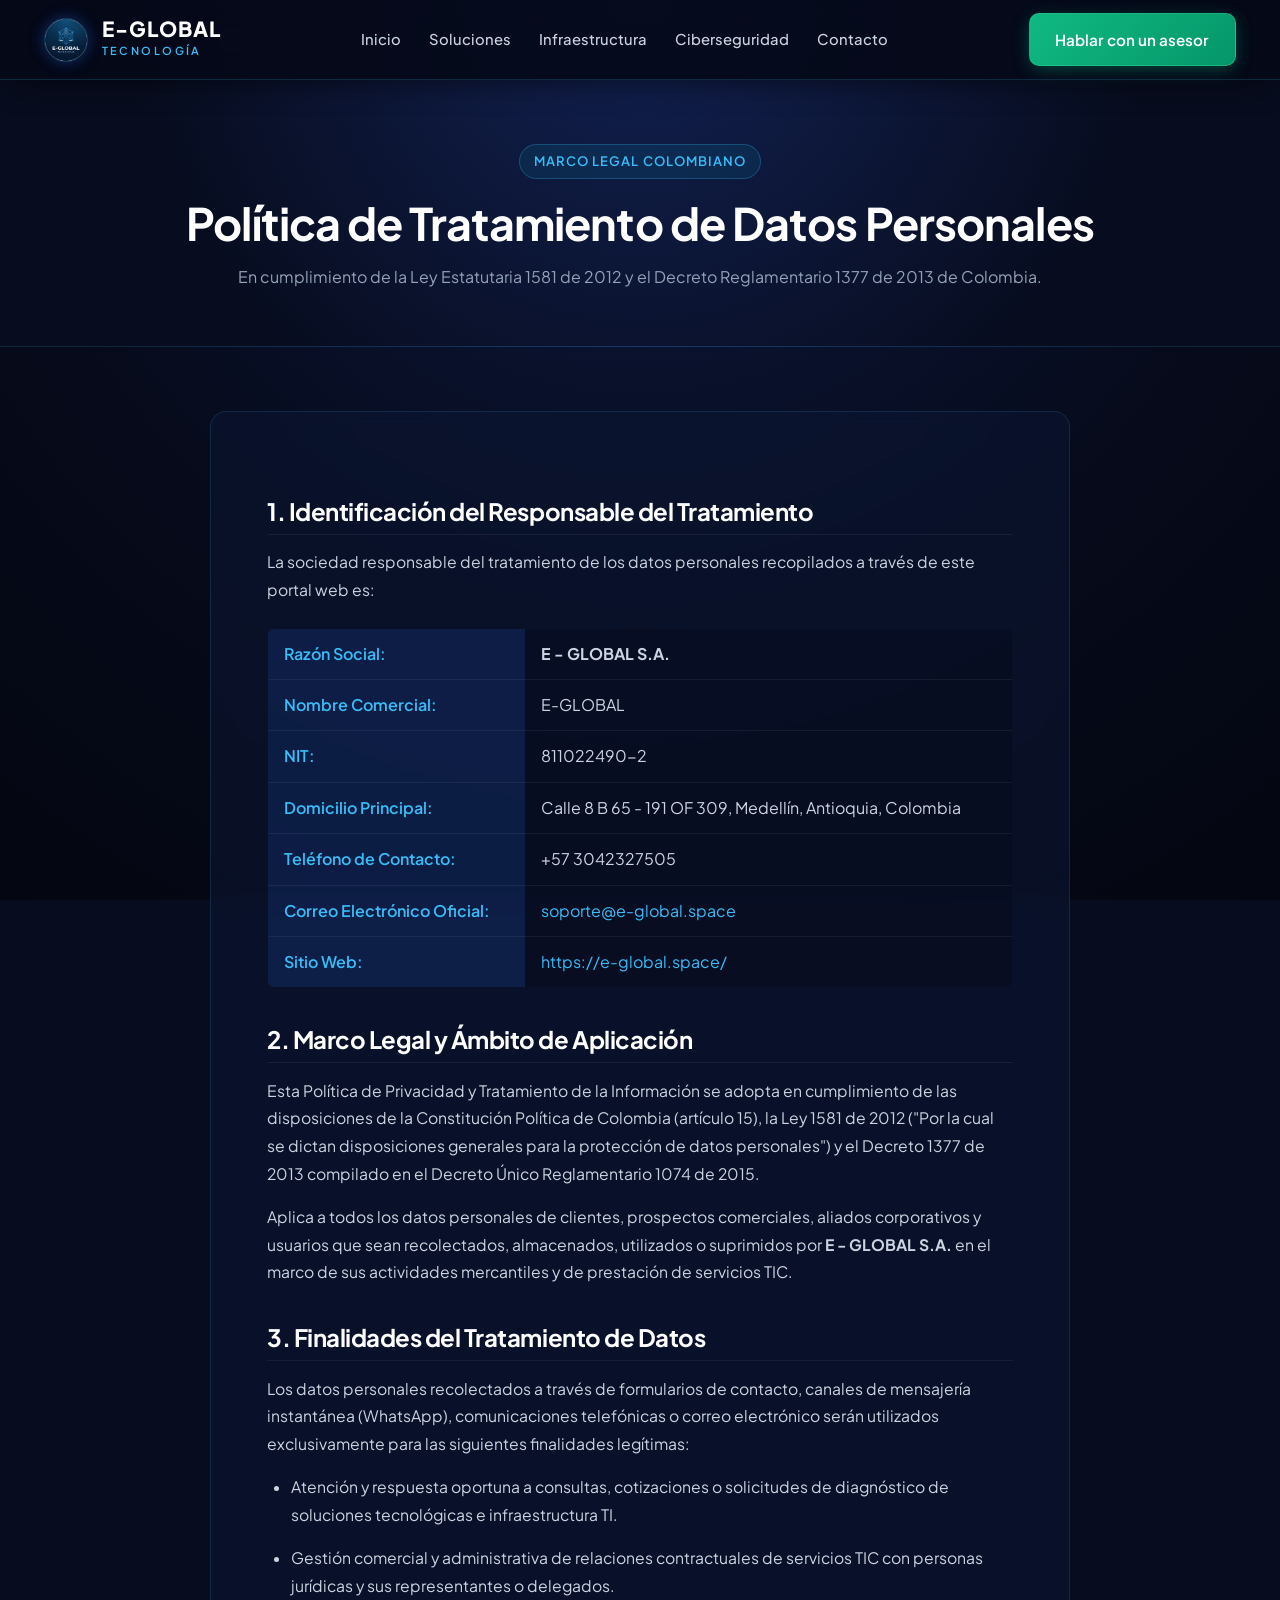
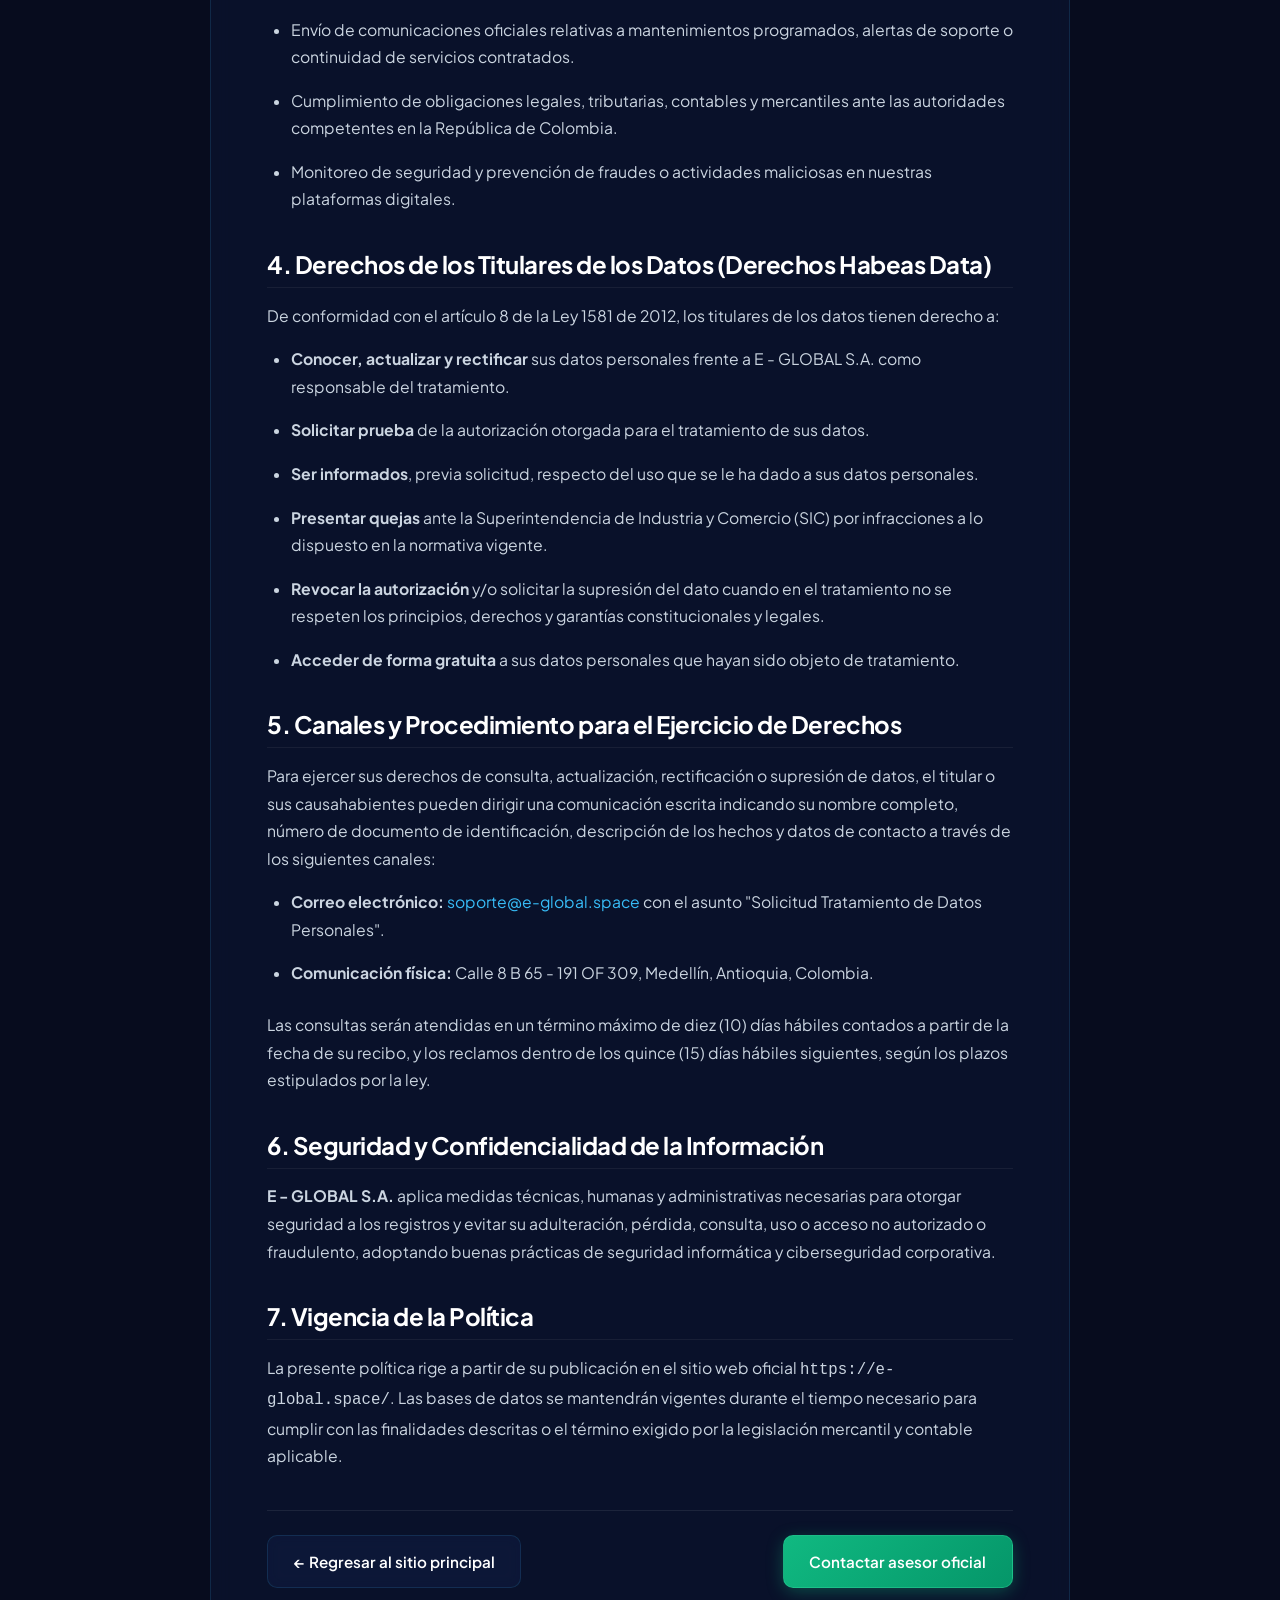
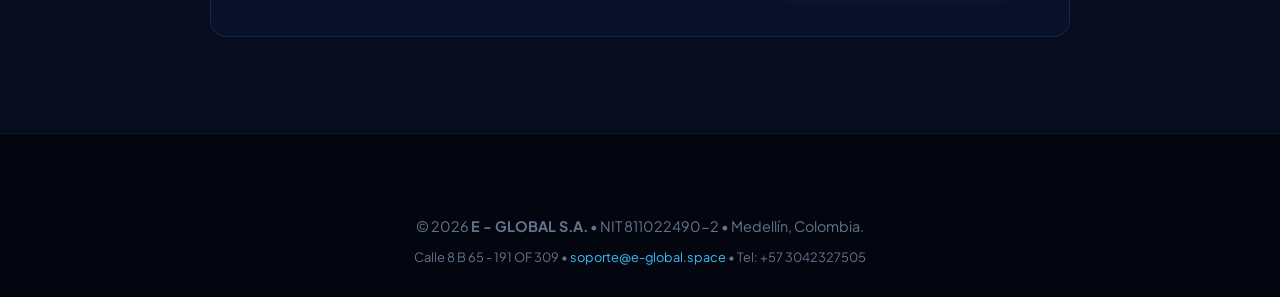
<file: politica-privacidad.html>
<!DOCTYPE html>
<html lang="es">
<head>
  <meta charset="UTF-8">
  <meta name="viewport" content="width=device-width, initial-scale=1.0">
  <title>Política de Privacidad y Tratamiento de Datos | E-GLOBAL S.A.</title>
  <meta name="description" content="Política oficial de tratamiento de datos personales de E - GLOBAL S.A. de conformidad con la Ley 1581 de 2012 de Colombia.">
  <meta name="robots" content="index, follow">
  <meta name="facebook-domain-verification" content="g3ma27mx8p8qsb8zbit6omerf3tk5o" />
  <link rel="canonical" href="https://e-global.space/politica-privacidad.html">

  <link rel="icon" type="image/svg+xml" href="assets/images/favicon.svg">
  <link rel="preconnect" href="https://fonts.googleapis.com">
  <link rel="preconnect" href="https://fonts.gstatic.com" crossorigin>
  <link href="https://fonts.googleapis.com/css2?family=Plus+Jakarta+Sans:wght@400;500;600;700;800&display=swap" rel="stylesheet">
  <link rel="stylesheet" href="assets/css/main.css">
</head>
<body>

  <!-- Sticky Header -->
  <header class="site-header scrolled" id="siteHeader">
    <div class="container nav-container">
      <a href="index.html#inicio" class="brand-logo" aria-label="E-GLOBAL Inicio">
        <img src="assets/images/logo-eglobal.jpg" alt="E-GLOBAL Logo" class="brand-logo-img" width="44" height="44">
        <div class="brand-text">
          <span class="brand-title">E-GLOBAL</span>
          <span class="brand-subtitle">TECNOLOGÍA</span>
        </div>
      </a>

      <nav aria-label="Navegación legal">
        <ul class="nav-menu">
          <li><a href="index.html#inicio" class="nav-link">Inicio</a></li>
          <li><a href="index.html#soluciones" class="nav-link">Soluciones</a></li>
          <li><a href="index.html#infraestructura" class="nav-link">Infraestructura</a></li>
          <li><a href="index.html#ciberseguridad" class="nav-link">Ciberseguridad</a></li>
          <li><a href="index.html#contacto" class="nav-link">Contacto</a></li>
        </ul>
      </nav>

      <div class="nav-actions">
        <a href="https://wa.me/573042327505" target="_blank" rel="noopener noreferrer" class="btn btn-whatsapp">
          <span>Hablar con un asesor</span>
        </a>
      </div>
    </div>
  </header>

  <main>
    <section class="legal-page-header">
      <div class="container text-center">
        <div class="section-tag">MARCO LEGAL COLOMBIANO</div>
        <h1 style="font-size: clamp(2rem, 3.5vw, 2.8rem); margin-bottom: 0.75rem;">
          Política de Tratamiento de Datos Personales
        </h1>
        <p style="color: var(--text-muted); font-size: 1rem;">
          En cumplimiento de la Ley Estatutaria 1581 de 2012 y el Decreto Reglamentario 1377 de 2013 de Colombia.
        </p>
      </div>
    </section>

    <div class="container legal-content-container">
      <article class="legal-article">
        <h2>1. Identificación del Responsable del Tratamiento</h2>
        <p>
          La sociedad responsable del tratamiento de los datos personales recopilados a través de este portal web es:
        </p>

        <table class="legal-info-table">
          <tbody>
            <tr>
              <th>Razón Social:</th>
              <td><strong>E - GLOBAL S.A.</strong></td>
            </tr>
            <tr>
              <th>Nombre Comercial:</th>
              <td>E-GLOBAL</td>
            </tr>
            <tr>
              <th>NIT:</th>
              <td>811022490-2</td>
            </tr>
            <tr>
              <th>Domicilio Principal:</th>
              <td>Calle 8 B 65 - 191 OF 309, Medellín, Antioquia, Colombia</td>
            </tr>
            <tr>
              <th>Teléfono de Contacto:</th>
              <td>+57 3042327505</td>
            </tr>
            <tr>
              <th>Correo Electrónico Oficial:</th>
              <td><a href="mailto:soporte@e-global.space" style="color: var(--color-cyan-light);">soporte@e-global.space</a></td>
            </tr>
            <tr>
              <th>Sitio Web:</th>
              <td><a href="https://e-global.space/" target="_blank" style="color: var(--color-cyan-light);">https://e-global.space/</a></td>
            </tr>
          </tbody>
        </table>

        <h2>2. Marco Legal y Ámbito de Aplicación</h2>
        <p>
          Esta Política de Privacidad y Tratamiento de la Información se adopta en cumplimiento de las disposiciones de la Constitución Política de Colombia (artículo 15), la Ley 1581 de 2012 ("Por la cual se dictan disposiciones generales para la protección de datos personales") y el Decreto 1377 de 2013 compilado en el Decreto Único Reglamentario 1074 de 2015.
        </p>
        <p>
          Aplica a todos los datos personales de clientes, prospectos comerciales, aliados corporativos y usuarios que sean recolectados, almacenados, utilizados o suprimidos por <strong>E - GLOBAL S.A.</strong> en el marco de sus actividades mercantiles y de prestación de servicios TIC.
        </p>

        <h2>3. Finalidades del Tratamiento de Datos</h2>
        <p>
          Los datos personales recolectados a través de formularios de contacto, canales de mensajería instantánea (WhatsApp), comunicaciones telefónicas o correo electrónico serán utilizados exclusivamente para las siguientes finalidades legítimas:
        </p>
        <ul>
          <li>Atención y respuesta oportuna a consultas, cotizaciones o solicitudes de diagnóstico de soluciones tecnológicas e infraestructura TI.</li>
          <li>Gestión comercial y administrativa de relaciones contractuales de servicios TIC con personas jurídicas y sus representantes o delegados.</li>
          <li>Envío de comunicaciones oficiales relativas a mantenimientos programados, alertas de soporte o continuidad de servicios contratados.</li>
          <li>Cumplimiento de obligaciones legales, tributarias, contables y mercantiles ante las autoridades competentes en la República de Colombia.</li>
          <li>Monitoreo de seguridad y prevención de fraudes o actividades maliciosas en nuestras plataformas digitales.</li>
        </ul>

        <h2>4. Derechos de los Titulares de los Datos (Derechos Habeas Data)</h2>
        <p>
          De conformidad con el artículo 8 de la Ley 1581 de 2012, los titulares de los datos tienen derecho a:
        </p>
        <ul>
          <li><strong>Conocer, actualizar y rectificar</strong> sus datos personales frente a E - GLOBAL S.A. como responsable del tratamiento.</li>
          <li><strong>Solicitar prueba</strong> de la autorización otorgada para el tratamiento de sus datos.</li>
          <li><strong>Ser informados</strong>, previa solicitud, respecto del uso que se le ha dado a sus datos personales.</li>
          <li><strong>Presentar quejas</strong> ante la Superintendencia de Industria y Comercio (SIC) por infracciones a lo dispuesto en la normativa vigente.</li>
          <li><strong>Revocar la autorización</strong> y/o solicitar la supresión del dato cuando en el tratamiento no se respeten los principios, derechos y garantías constitucionales y legales.</li>
          <li><strong>Acceder de forma gratuita</strong> a sus datos personales que hayan sido objeto de tratamiento.</li>
        </ul>

        <h2>5. Canales y Procedimiento para el Ejercicio de Derechos</h2>
        <p>
          Para ejercer sus derechos de consulta, actualización, rectificación o supresión de datos, el titular o sus causahabientes pueden dirigir una comunicación escrita indicando su nombre completo, número de documento de identificación, descripción de los hechos y datos de contacto a través de los siguientes canales:
        </p>
        <ul>
          <li><strong>Correo electrónico:</strong> <a href="mailto:soporte@e-global.space" style="color: var(--color-cyan-light);">soporte@e-global.space</a> con el asunto "Solicitud Tratamiento de Datos Personales".</li>
          <li><strong>Comunicación física:</strong> Calle 8 B 65 - 191 OF 309, Medellín, Antioquia, Colombia.</li>
        </ul>
        <p>
          Las consultas serán atendidas en un término máximo de diez (10) días hábiles contados a partir de la fecha de su recibo, y los reclamos dentro de los quince (15) días hábiles siguientes, según los plazos estipulados por la ley.
        </p>

        <h2>6. Seguridad y Confidencialidad de la Información</h2>
        <p>
          <strong>E - GLOBAL S.A.</strong> aplica medidas técnicas, humanas y administrativas necesarias para otorgar seguridad a los registros y evitar su adulteración, pérdida, consulta, uso o acceso no autorizado o fraudulento, adoptando buenas prácticas de seguridad informática y ciberseguridad corporativa.
        </p>

        <h2>7. Vigencia de la Política</h2>
        <p>
          La presente política rige a partir de su publicación en el sitio web oficial <code>https://e-global.space/</code>. Las bases de datos se mantendrán vigentes durante el tiempo necesario para cumplir con las finalidades descritas o el término exigido por la legislación mercantil y contable aplicable.
        </p>

        <div style="margin-top: 2.5rem; padding-top: 1.5rem; border-top: 1px solid rgba(255,255,255,0.08); display: flex; justify-content: space-between; align-items: center; flex-wrap: wrap; gap: 1rem;">
          <a href="index.html" class="btn btn-secondary">
            <span>← Regresar al sitio principal</span>
          </a>
          <a href="https://wa.me/573042327505" target="_blank" rel="noopener" class="btn btn-whatsapp">
            <span>Contactar asesor oficial</span>
          </a>
        </div>
      </article>
    </div>
  </main>

  <!-- Footer -->
  <footer class="site-footer">
    <div class="container text-center">
      <p style="font-size: 0.9rem; color: var(--text-dim); margin-bottom: 0.5rem;">
        &copy; 2026 <strong>E - GLOBAL S.A.</strong> &bull; NIT 811022490-2 &bull; Medellín, Colombia.
      </p>
      <p style="font-size: 0.8rem; color: var(--text-dim);">
        Calle 8 B 65 - 191 OF 309 &bull; <a href="mailto:soporte@e-global.space" style="color: var(--color-cyan-light);">soporte@e-global.space</a> &bull; Tel: +57 3042327505
      </p>
    </div>
  </footer>

</body>
</html>
</file>
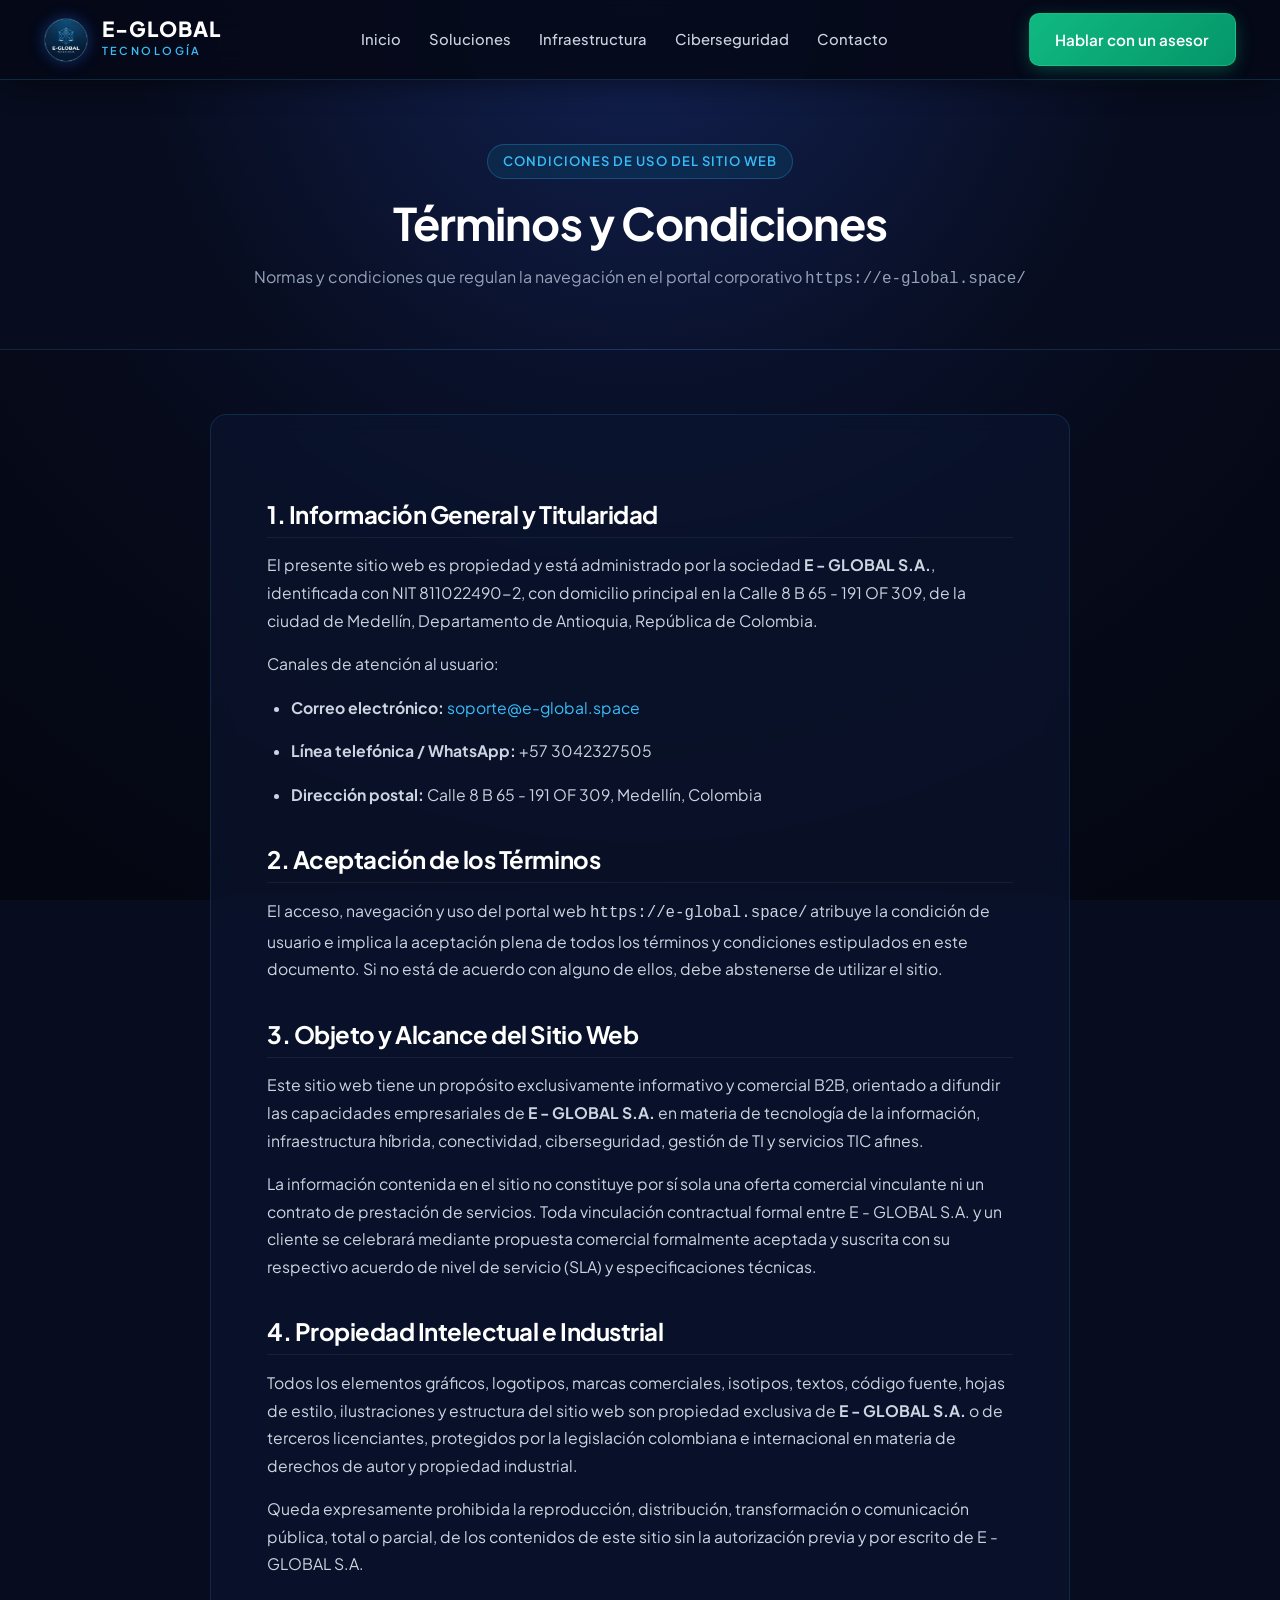
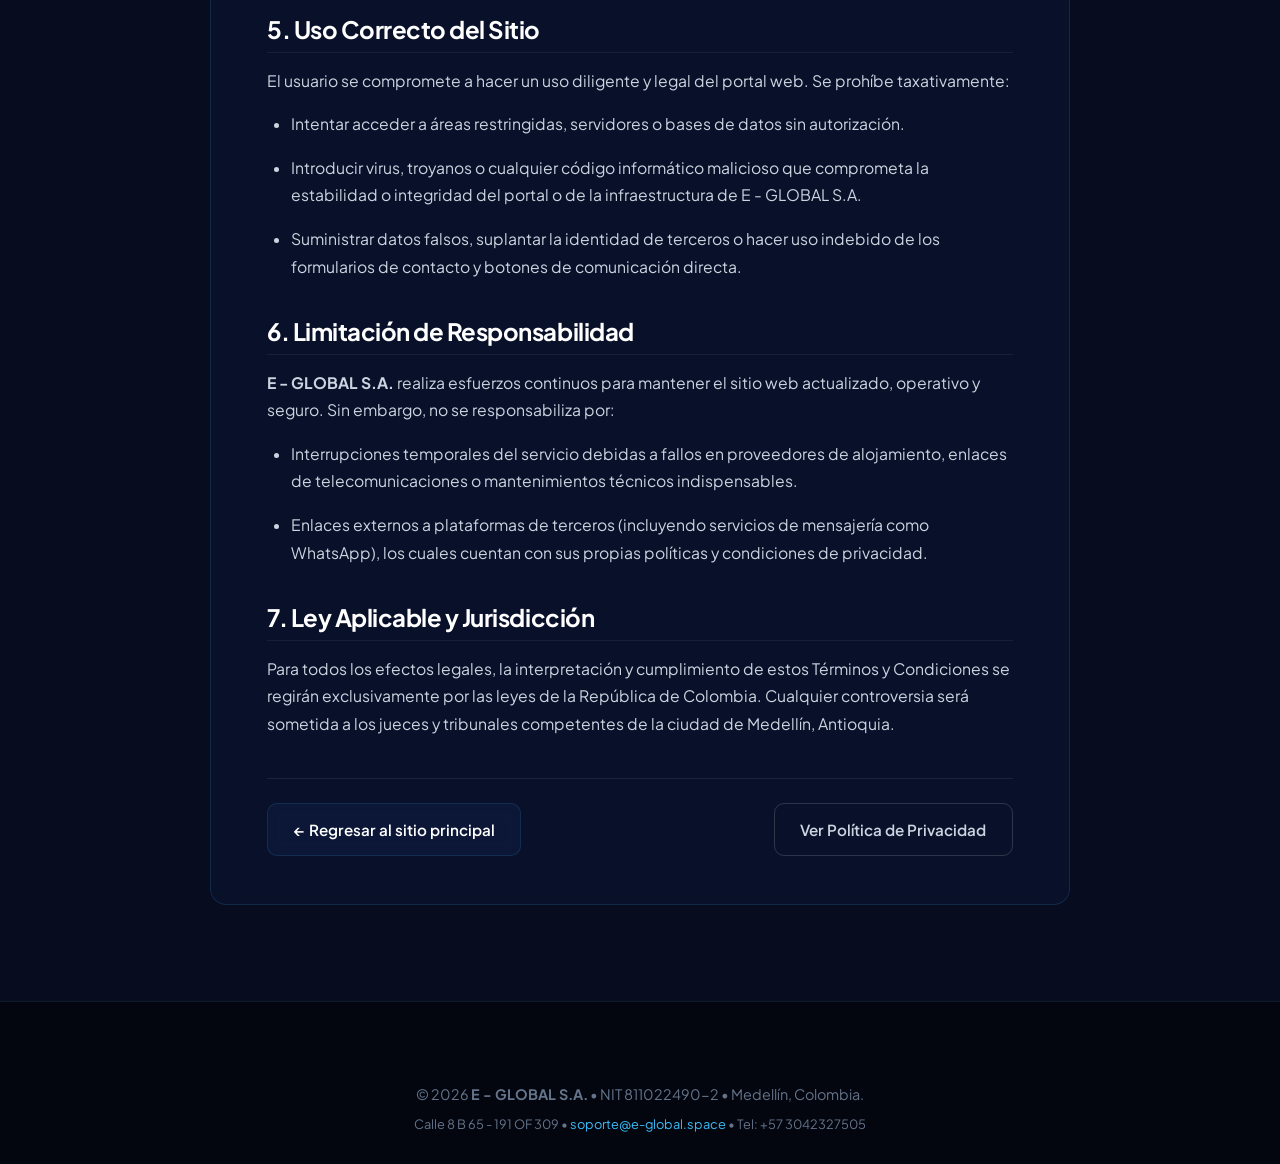
<file: terminos-y-condiciones.html>
<!DOCTYPE html>
<html lang="es">
<head>
  <meta charset="UTF-8">
  <meta name="viewport" content="width=device-width, initial-scale=1.0">
  <title>Términos y Condiciones de Uso | E-GLOBAL S.A.</title>
  <meta name="description" content="Términos y condiciones legales para el uso del portal web corporativo de E - GLOBAL S.A. (https://e-global.space/).">
  <meta name="robots" content="index, follow">
  <meta name="facebook-domain-verification" content="g3ma27mx8p8qsb8zbit6omerf3tk5o" />
  <link rel="canonical" href="https://e-global.space/terminos-y-condiciones.html">

  <link rel="icon" type="image/svg+xml" href="assets/images/favicon.svg">
  <link rel="preconnect" href="https://fonts.googleapis.com">
  <link rel="preconnect" href="https://fonts.gstatic.com" crossorigin>
  <link href="https://fonts.googleapis.com/css2?family=Plus+Jakarta+Sans:wght@400;500;600;700;800&display=swap" rel="stylesheet">
  <link rel="stylesheet" href="assets/css/main.css">
</head>
<body>

  <!-- Sticky Header -->
  <header class="site-header scrolled" id="siteHeader">
    <div class="container nav-container">
      <a href="index.html#inicio" class="brand-logo" aria-label="E-GLOBAL Inicio">
        <img src="assets/images/logo-eglobal.jpg" alt="E-GLOBAL Logo" class="brand-logo-img" width="44" height="44">
        <div class="brand-text">
          <span class="brand-title">E-GLOBAL</span>
          <span class="brand-subtitle">TECNOLOGÍA</span>
        </div>
      </a>

      <nav aria-label="Navegación legal">
        <ul class="nav-menu">
          <li><a href="index.html#inicio" class="nav-link">Inicio</a></li>
          <li><a href="index.html#soluciones" class="nav-link">Soluciones</a></li>
          <li><a href="index.html#infraestructura" class="nav-link">Infraestructura</a></li>
          <li><a href="index.html#ciberseguridad" class="nav-link">Ciberseguridad</a></li>
          <li><a href="index.html#contacto" class="nav-link">Contacto</a></li>
        </ul>
      </nav>

      <div class="nav-actions">
        <a href="https://wa.me/573042327505" target="_blank" rel="noopener noreferrer" class="btn btn-whatsapp">
          <span>Hablar con un asesor</span>
        </a>
      </div>
    </div>
  </header>

  <main>
    <section class="legal-page-header">
      <div class="container text-center">
        <div class="section-tag">CONDICIONES DE USO DEL SITIO WEB</div>
        <h1 style="font-size: clamp(2rem, 3.5vw, 2.8rem); margin-bottom: 0.75rem;">
          Términos y Condiciones
        </h1>
        <p style="color: var(--text-muted); font-size: 1rem;">
          Normas y condiciones que regulan la navegación en el portal corporativo <code>https://e-global.space/</code>
        </p>
      </div>
    </section>

    <div class="container legal-content-container">
      <article class="legal-article">
        <h2>1. Información General y Titularidad</h2>
        <p>
          El presente sitio web es propiedad y está administrado por la sociedad <strong>E - GLOBAL S.A.</strong>, identificada con NIT 811022490-2, con domicilio principal en la Calle 8 B 65 - 191 OF 309, de la ciudad de Medellín, Departamento de Antioquia, República de Colombia.
        </p>
        <p>
          Canales de atención al usuario:
        </p>
        <ul>
          <li><strong>Correo electrónico:</strong> <a href="mailto:soporte@e-global.space" style="color: var(--color-cyan-light);">soporte@e-global.space</a></li>
          <li><strong>Línea telefónica / WhatsApp:</strong> +57 3042327505</li>
          <li><strong>Dirección postal:</strong> Calle 8 B 65 - 191 OF 309, Medellín, Colombia</li>
        </ul>

        <h2>2. Aceptación de los Términos</h2>
        <p>
          El acceso, navegación y uso del portal web <code>https://e-global.space/</code> atribuye la condición de usuario e implica la aceptación plena de todos los términos y condiciones estipulados en este documento. Si no está de acuerdo con alguno de ellos, debe abstenerse de utilizar el sitio.
        </p>

        <h2>3. Objeto y Alcance del Sitio Web</h2>
        <p>
          Este sitio web tiene un propósito exclusivamente informativo y comercial B2B, orientado a difundir las capacidades empresariales de <strong>E - GLOBAL S.A.</strong> en materia de tecnología de la información, infraestructura híbrida, conectividad, ciberseguridad, gestión de TI y servicios TIC afines.
        </p>
        <p>
          La información contenida en el sitio no constituye por sí sola una oferta comercial vinculante ni un contrato de prestación de servicios. Toda vinculación contractual formal entre E - GLOBAL S.A. y un cliente se celebrará mediante propuesta comercial formalmente aceptada y suscrita con su respectivo acuerdo de nivel de servicio (SLA) y especificaciones técnicas.
        </p>

        <h2>4. Propiedad Intelectual e Industrial</h2>
        <p>
          Todos los elementos gráficos, logotipos, marcas comerciales, isotipos, textos, código fuente, hojas de estilo, ilustraciones y estructura del sitio web son propiedad exclusiva de <strong>E - GLOBAL S.A.</strong> o de terceros licenciantes, protegidos por la legislación colombiana e internacional en materia de derechos de autor y propiedad industrial.
        </p>
        <p>
          Queda expresamente prohibida la reproducción, distribución, transformación o comunicación pública, total o parcial, de los contenidos de este sitio sin la autorización previa y por escrito de E - GLOBAL S.A.
        </p>

        <h2>5. Uso Correcto del Sitio</h2>
        <p>
          El usuario se compromete a hacer un uso diligente y legal del portal web. Se prohíbe taxativamente:
        </p>
        <ul>
          <li>Intentar acceder a áreas restringidas, servidores o bases de datos sin autorización.</li>
          <li>Introducir virus, troyanos o cualquier código informático malicioso que comprometa la estabilidad o integridad del portal o de la infraestructura de E - GLOBAL S.A.</li>
          <li>Suministrar datos falsos, suplantar la identidad de terceros o hacer uso indebido de los formularios de contacto y botones de comunicación directa.</li>
        </ul>

        <h2>6. Limitación de Responsabilidad</h2>
        <p>
          <strong>E - GLOBAL S.A.</strong> realiza esfuerzos continuos para mantener el sitio web actualizado, operativo y seguro. Sin embargo, no se responsabiliza por:
        </p>
        <ul>
          <li>Interrupciones temporales del servicio debidas a fallos en proveedores de alojamiento, enlaces de telecomunicaciones o mantenimientos técnicos indispensables.</li>
          <li>Enlaces externos a plataformas de terceros (incluyendo servicios de mensajería como WhatsApp), los cuales cuentan con sus propias políticas y condiciones de privacidad.</li>
        </ul>

        <h2>7. Ley Aplicable y Jurisdicción</h2>
        <p>
          Para todos los efectos legales, la interpretación y cumplimiento de estos Términos y Condiciones se regirán exclusivamente por las leyes de la República de Colombia. Cualquier controversia será sometida a los jueces y tribunales competentes de la ciudad de Medellín, Antioquia.
        </p>

        <div style="margin-top: 2.5rem; padding-top: 1.5rem; border-top: 1px solid rgba(255,255,255,0.08); display: flex; justify-content: space-between; align-items: center; flex-wrap: wrap; gap: 1rem;">
          <a href="index.html" class="btn btn-secondary">
            <span>← Regresar al sitio principal</span>
          </a>
          <a href="politica-privacidad.html" class="btn btn-outline">
            <span>Ver Política de Privacidad</span>
          </a>
        </div>
      </article>
    </div>
  </main>

  <!-- Footer -->
  <footer class="site-footer">
    <div class="container text-center">
      <p style="font-size: 0.9rem; color: var(--text-dim); margin-bottom: 0.5rem;">
        &copy; 2026 <strong>E - GLOBAL S.A.</strong> &bull; NIT 811022490-2 &bull; Medellín, Colombia.
      </p>
      <p style="font-size: 0.8rem; color: var(--text-dim);">
        Calle 8 B 65 - 191 OF 309 &bull; <a href="mailto:soporte@e-global.space" style="color: var(--color-cyan-light);">soporte@e-global.space</a> &bull; Tel: +57 3042327505
      </p>
    </div>
  </footer>

</body>
</html>
</file>
<file: assets/css/main.css>
/* ==========================================================================
   E-GLOBAL S.A. | Official Design System & Stylesheet
   Corporate B2B Technology & ICT Services
   ========================================================================== */

:root {
  /* Color Palette - Enterprise Deep Navy, Tech Blue & Cyan */
  --bg-darkest: #040711;
  --bg-primary: #070c1e;
  --bg-secondary: #0d1635;
  --bg-surface: rgba(14, 25, 58, 0.7);
  --bg-surface-elevated: rgba(22, 38, 86, 0.75);
  --bg-glass: rgba(10, 18, 42, 0.82);
  --bg-glass-card: rgba(13, 24, 56, 0.55);
  
  --color-primary: #2563eb;
  --color-primary-hover: #1d4ed8;
  --color-accent-blue: #3b82f6;
  --color-cyan: #06b6d4;
  --color-cyan-light: #38bdf8;
  --color-cyan-glow: rgba(56, 189, 248, 0.25);
  --color-emerald: #10b981;
  
  --text-main: #f8fafc;
  --text-secondary: #cbd5e1;
  --text-muted: #94a3b8;
  --text-dim: #64748b;
  
  --border-glass: rgba(56, 189, 248, 0.14);
  --border-glass-hover: rgba(56, 189, 248, 0.35);
  --border-light: rgba(255, 255, 255, 0.08);
  
  --font-family: 'Plus Jakarta Sans', system-ui, -apple-system, BlinkMacSystemFont, 'Segoe UI', Roboto, sans-serif;
  
  --shadow-sm: 0 4px 6px -1px rgba(0, 0, 0, 0.3), 0 2px 4px -2px rgba(0, 0, 0, 0.3);
  --shadow-md: 0 10px 25px -5px rgba(0, 0, 0, 0.5), 0 8px 10px -6px rgba(0, 0, 0, 0.5);
  --shadow-lg: 0 20px 40px -10px rgba(2, 6, 23, 0.7), 0 1px 3px 0 rgba(56, 189, 248, 0.1);
  --shadow-glow: 0 0 35px -5px rgba(37, 99, 235, 0.35);
  --shadow-cyan-glow: 0 0 30px -5px rgba(6, 182, 212, 0.3);
  
  --container-max: 1240px;
  --radius-xs: 6px;
  --radius-sm: 10px;
  --radius-md: 16px;
  --radius-lg: 24px;
  --radius-full: 9999px;
  
  --transition-fast: 0.2s cubic-bezier(0.16, 1, 0.3, 1);
  --transition-normal: 0.35s cubic-bezier(0.16, 1, 0.3, 1);
  --transition-slow: 0.6s cubic-bezier(0.16, 1, 0.3, 1);
}

/* Reset & Box Sizing */
*, *::before, *::after {
  box-sizing: border-box;
  margin: 0;
  padding: 0;
}

html {
  font-family: var(--font-family);
  background-color: var(--bg-primary);
  color: var(--text-main);
  scroll-behavior: smooth;
  -webkit-font-smoothing: antialiased;
  -moz-osx-font-smoothing: grayscale;
  text-rendering: optimizeLegibility;
}

body {
  min-height: 100vh;
  line-height: 1.65;
  font-size: 16px;
  overflow-x: hidden;
  background: radial-gradient(circle at 50% 0%, #0d1a42 0%, #060a1a 60%, #040711 100%);
  background-attachment: fixed;
}

::selection {
  background-color: rgba(56, 189, 248, 0.3);
  color: #ffffff;
}

/* Scrollbar */
::-webkit-scrollbar {
  width: 10px;
}
::-webkit-scrollbar-track {
  background: var(--bg-darkest);
}
::-webkit-scrollbar-thumb {
  background: #1e293b;
  border-radius: 5px;
  border: 2px solid var(--bg-darkest);
}
::-webkit-scrollbar-thumb:hover {
  background: var(--color-primary);
}

/* Base Typography & Links */
a {
  color: inherit;
  text-decoration: none;
  transition: color var(--transition-fast);
}

h1, h2, h3, h4, h5, h6 {
  color: #ffffff;
  font-weight: 700;
  line-height: 1.25;
  letter-spacing: -0.02em;
}

p {
  color: var(--text-secondary);
  font-size: 1.025rem;
  line-height: 1.7;
}

img, svg {
  display: block;
  max-width: 100%;
}

button, input, textarea, select {
  font-family: inherit;
}

/* Container */
.container {
  width: 100%;
  max-width: var(--container-max);
  margin-left: auto;
  margin-right: auto;
  padding-left: 1.5rem;
  padding-right: 1.5rem;
}

/* Section Common Layout */
.section {
  padding: 6.5rem 0;
  position: relative;
  border-bottom: 1px solid rgba(255, 255, 255, 0.04);
}

.section-tag {
  display: inline-flex;
  align-items: center;
  gap: 0.5rem;
  font-size: 0.8125rem;
  font-weight: 600;
  text-transform: uppercase;
  letter-spacing: 0.08em;
  color: var(--color-cyan-light);
  background: rgba(6, 182, 212, 0.1);
  border: 1px solid rgba(56, 189, 248, 0.25);
  padding: 0.35rem 0.9rem;
  border-radius: var(--radius-full);
  margin-bottom: 1rem;
}

.section-title {
  font-size: clamp(2rem, 3.8vw, 3rem);
  font-weight: 800;
  letter-spacing: -0.03em;
  margin-bottom: 1.25rem;
  max-width: 860px;
}

.section-desc {
  font-size: 1.125rem;
  color: var(--text-muted);
  max-width: 720px;
  margin-bottom: 3.5rem;
}

.text-center {
  text-align: center;
}
.mx-auto {
  margin-left: auto;
  margin-right: auto;
}

/* Subtle Tech Glow Elements */
.glow-spot {
  position: absolute;
  border-radius: 50%;
  filter: blur(120px);
  pointer-events: none;
  z-index: 0;
  opacity: 0.4;
}

.glow-blue {
  background: radial-gradient(circle, rgba(37, 99, 235, 0.6) 0%, transparent 70%);
}

.glow-cyan {
  background: radial-gradient(circle, rgba(6, 182, 212, 0.5) 0%, transparent 70%);
}

/* ==========================================================================
   BUTTONS & ACTIONS
   ========================================================================== */
.btn {
  display: inline-flex;
  align-items: center;
  justify-content: center;
  gap: 0.65rem;
  font-size: 0.95rem;
  font-weight: 600;
  padding: 0.825rem 1.6rem;
  border-radius: var(--radius-sm);
  transition: all var(--transition-fast);
  cursor: pointer;
  border: 1px solid transparent;
  white-space: nowrap;
  user-select: none;
}

.btn-primary {
  background: linear-gradient(135deg, #2563eb 0%, #1d4ed8 100%);
  color: #ffffff;
  border-color: rgba(96, 165, 250, 0.4);
  box-shadow: 0 4px 20px -2px rgba(37, 99, 235, 0.45);
}
.btn-primary:hover {
  background: linear-gradient(135deg, #3b82f6 0%, #2563eb 100%);
  box-shadow: 0 6px 25px 0 rgba(37, 99, 235, 0.6);
  transform: translateY(-2px);
}

.btn-secondary {
  background: rgba(15, 26, 60, 0.7);
  color: #ffffff;
  border-color: var(--border-glass);
  backdrop-filter: blur(8px);
}
.btn-secondary:hover {
  background: rgba(28, 45, 96, 0.85);
  border-color: var(--color-cyan-light);
  transform: translateY(-2px);
  color: var(--color-cyan-light);
}

.btn-whatsapp {
  background: linear-gradient(135deg, #10b981 0%, #059669 100%);
  color: #ffffff;
  border-color: rgba(52, 211, 153, 0.4);
  box-shadow: 0 4px 18px -2px rgba(16, 185, 129, 0.4);
}
.btn-whatsapp:hover {
  background: linear-gradient(135deg, #34d399 0%, #10b981 100%);
  box-shadow: 0 6px 24px 0 rgba(16, 185, 129, 0.55);
  transform: translateY(-2px);
}

.btn-outline {
  background: transparent;
  color: var(--text-secondary);
  border-color: rgba(255, 255, 255, 0.15);
}
.btn-outline:hover {
  border-color: var(--color-cyan-light);
  color: #ffffff;
  background: rgba(255, 255, 255, 0.04);
}

.btn-lg {
  padding: 1rem 2rem;
  font-size: 1.05rem;
  border-radius: var(--radius-sm);
}

/* ==========================================================================
   NAVIGATION BAR (STICKY & RESPONSIVE)
   ========================================================================== */
.site-header {
  position: fixed;
  top: 0;
  left: 0;
  width: 100%;
  z-index: 1000;
  transition: background-color var(--transition-normal), 
              backdrop-filter var(--transition-normal), 
              border-color var(--transition-normal),
              padding var(--transition-normal);
  padding: 1.15rem 0;
  background: rgba(6, 10, 26, 0.35);
  backdrop-filter: blur(8px);
  -webkit-backdrop-filter: blur(8px);
  border-bottom: 1px solid rgba(255, 255, 255, 0.05);
}

.site-header.scrolled {
  background: rgba(5, 9, 23, 0.88);
  backdrop-filter: blur(16px);
  -webkit-backdrop-filter: blur(16px);
  border-bottom: 1px solid rgba(56, 189, 248, 0.18);
  padding: 0.8rem 0;
  box-shadow: 0 10px 30px -10px rgba(0, 0, 0, 0.6);
}

.nav-container {
  display: flex;
  align-items: center;
  justify-content: space-between;
  gap: 1.5rem;
}

.brand-logo {
  display: flex;
  align-items: center;
  gap: 0.85rem;
  text-decoration: none;
}

.brand-logo-img {
  width: 44px;
  height: 44px;
  border-radius: 50%;
  object-fit: cover;
  box-shadow: 0 0 15px rgba(37, 99, 235, 0.4);
  border: 1.5px solid rgba(56, 189, 248, 0.3);
  transition: transform var(--transition-fast);
}

.brand-logo:hover .brand-logo-img {
  transform: scale(1.05);
  box-shadow: 0 0 20px rgba(56, 189, 248, 0.6);
}

.brand-text {
  display: flex;
  flex-direction: column;
}

.brand-title {
  font-size: 1.3rem;
  font-weight: 800;
  letter-spacing: 0.05em;
  color: #ffffff;
  line-height: 1;
}

.brand-subtitle {
  font-size: 0.6875rem;
  font-weight: 600;
  letter-spacing: 0.22em;
  color: var(--color-cyan-light);
  text-transform: uppercase;
  margin-top: 2px;
}

/* Nav links desktop */
.nav-menu {
  display: flex;
  align-items: center;
  gap: 1.75rem;
  list-style: none;
}

.nav-link {
  font-size: 0.925rem;
  font-weight: 500;
  color: var(--text-secondary);
  position: relative;
  padding: 0.5rem 0;
  transition: color var(--transition-fast);
}

.nav-link::after {
  content: '';
  position: absolute;
  bottom: 0;
  left: 0;
  width: 0%;
  height: 2px;
  background: linear-gradient(90deg, var(--color-cyan), var(--color-primary));
  transition: width var(--transition-fast);
}

.nav-link:hover,
.nav-link.active {
  color: #ffffff;
}

.nav-link:hover::after,
.nav-link.active::after {
  width: 100%;
}

.nav-actions {
  display: flex;
  align-items: center;
  gap: 1rem;
}

/* Hamburger button */
.nav-toggle {
  display: none;
  background: rgba(255, 255, 255, 0.05);
  border: 1px solid var(--border-glass);
  border-radius: var(--radius-xs);
  padding: 0.6rem;
  cursor: pointer;
  color: #ffffff;
}

/* ==========================================================================
   HERO SECTION
   ========================================================================== */
.hero-section {
  position: relative;
  min-height: 100vh;
  display: flex;
  align-items: center;
  padding: 8.5rem 0 5rem 0;
  overflow: hidden;
}

.hero-grid {
  display: grid;
  grid-template-columns: 1.15fr 0.85fr;
  gap: 3.5rem;
  align-items: center;
  position: relative;
  z-index: 2;
}

.hero-content {
  max-width: 640px;
}

.hero-headline {
  font-size: clamp(2.6rem, 4.8vw, 4rem);
  font-weight: 800;
  line-height: 1.12;
  letter-spacing: -0.035em;
  margin-bottom: 1.5rem;
}

.hero-headline .text-gradient {
  background: linear-gradient(135deg, #ffffff 30%, var(--color-cyan-light) 100%);
  -webkit-background-clip: text;
  -webkit-text-fill-color: transparent;
}

.hero-subheadline {
  font-size: 1.25rem;
  line-height: 1.65;
  color: var(--text-secondary);
  margin-bottom: 2.25rem;
  font-weight: 400;
}

.hero-actions {
  display: flex;
  flex-wrap: wrap;
  gap: 1rem;
  margin-bottom: 3rem;
}

/* Hero Trust Pillars */
.hero-trust-bar {
  display: flex;
  align-items: center;
  gap: 2rem;
  padding-top: 2rem;
  border-top: 1px solid rgba(255, 255, 255, 0.08);
}

.trust-item {
  display: flex;
  align-items: center;
  gap: 0.75rem;
}

.trust-icon {
  width: 36px;
  height: 36px;
  border-radius: var(--radius-xs);
  background: rgba(37, 99, 235, 0.12);
  border: 1px solid rgba(56, 189, 248, 0.2);
  display: flex;
  align-items: center;
  justify-content: center;
  color: var(--color-cyan-light);
  flex-shrink: 0;
}

.trust-text {
  font-size: 0.8125rem;
  line-height: 1.35;
  color: var(--text-muted);
}
.trust-text strong {
  display: block;
  color: #ffffff;
  font-size: 0.875rem;
}

/* Hero Right: Interactive Visual Architecture */
.hero-visual-wrapper {
  position: relative;
  width: 100%;
  aspect-ratio: 1 / 1;
  max-width: 540px;
  margin: 0 auto;
  display: flex;
  align-items: center;
  justify-content: center;
}

.hero-canvas {
  position: absolute;
  inset: 0;
  width: 100%;
  height: 100%;
  border-radius: var(--radius-lg);
  pointer-events: auto;
  z-index: 1;
}

.hero-telemetry-card {
  position: absolute;
  background: rgba(9, 17, 40, 0.88);
  border: 1px solid var(--border-glass);
  backdrop-filter: blur(14px);
  padding: 0.9rem 1.2rem;
  border-radius: var(--radius-md);
  box-shadow: var(--shadow-md);
  z-index: 3;
  display: flex;
  align-items: center;
  gap: 0.85rem;
  animation: floatSlow 6s ease-in-out infinite alternate;
}

.telemetry-card-1 {
  top: 6%;
  left: -5%;
}

.telemetry-card-2 {
  bottom: 8%;
  right: -6%;
  animation-delay: -3s;
}

.telemetry-card-3 {
  bottom: 12%;
  left: -2%;
  animation-delay: -1.5s;
}

@keyframes floatSlow {
  0% { transform: translateY(0px); }
  100% { transform: translateY(-10px); }
}

.pulse-indicator {
  width: 10px;
  height: 10px;
  border-radius: 50%;
  background: #10b981;
  position: relative;
}
.pulse-indicator::after {
  content: '';
  position: absolute;
  inset: -4px;
  border-radius: 50%;
  border: 2px solid #10b981;
  opacity: 0.6;
  animation: pulseAnim 2s infinite;
}

@keyframes pulseAnim {
  0% { transform: scale(0.8); opacity: 0.9; }
  100% { transform: scale(2); opacity: 0; }
}

.telemetry-label {
  font-size: 0.725rem;
  color: var(--text-dim);
  text-transform: uppercase;
  letter-spacing: 0.06em;
  font-weight: 600;
}
.telemetry-value {
  font-size: 0.95rem;
  font-weight: 700;
  color: #ffffff;
}

/* ==========================================================================
   INTERACTIVE SELECTOR: ¿QUÉ NECESITA TU EMPRESA?
   ========================================================================== */
.needs-section {
  background: rgba(10, 19, 44, 0.5);
  border-top: 1px solid rgba(56, 189, 248, 0.1);
  padding: 4.5rem 0;
}

.needs-grid {
  display: grid;
  grid-template-columns: repeat(auto-fit, minmax(180px, 1fr));
  gap: 1rem;
}

.need-card {
  background: rgba(13, 23, 52, 0.6);
  border: 1px solid var(--border-glass);
  border-radius: var(--radius-md);
  padding: 1.5rem 1.25rem;
  text-align: center;
  transition: all var(--transition-normal);
  cursor: pointer;
  display: flex;
  flex-direction: column;
  align-items: center;
  gap: 0.75rem;
  position: relative;
  overflow: hidden;
}

.need-card::before {
  content: '';
  position: absolute;
  top: 0;
  left: 0;
  width: 100%;
  height: 3px;
  background: linear-gradient(90deg, transparent, var(--color-cyan), transparent);
  opacity: 0;
  transition: opacity var(--transition-fast);
}

.need-card:hover,
.need-card.active {
  background: rgba(22, 38, 86, 0.85);
  border-color: var(--color-cyan-light);
  transform: translateY(-4px);
  box-shadow: 0 10px 25px -5px rgba(6, 182, 212, 0.25);
}

.need-card:hover::before,
.need-card.active::before {
  opacity: 1;
}

.need-emoji {
  font-size: 2rem;
  line-height: 1;
}

.need-title {
  font-size: 1.05rem;
  font-weight: 700;
  color: #ffffff;
}

.need-hint {
  font-size: 0.8125rem;
  color: var(--text-muted);
}

/* ==========================================================================
   SOLUCIONES PRINCIPALES (6 BLOQUES)
   ========================================================================== */
.solutions-grid {
  display: grid;
  grid-template-columns: repeat(3, 1fr);
  gap: 1.75rem;
}

.solution-card {
  background: var(--bg-glass-card);
  border: 1px solid var(--border-glass);
  border-radius: var(--radius-md);
  padding: 2.25rem 2rem;
  transition: all var(--transition-normal);
  position: relative;
  display: flex;
  flex-direction: column;
  justify-content: space-between;
  backdrop-filter: blur(10px);
}

.solution-card:hover {
  background: rgba(18, 32, 72, 0.75);
  border-color: rgba(56, 189, 248, 0.4);
  transform: translateY(-6px);
  box-shadow: 0 18px 35px -8px rgba(2, 6, 23, 0.7), var(--shadow-cyan-glow);
}

.solution-icon-wrap {
  width: 56px;
  height: 56px;
  border-radius: var(--radius-sm);
  background: linear-gradient(135deg, rgba(37, 99, 235, 0.25), rgba(6, 182, 212, 0.15));
  border: 1px solid rgba(56, 189, 248, 0.3);
  display: flex;
  align-items: center;
  justify-content: center;
  color: var(--color-cyan-light);
  margin-bottom: 1.5rem;
  transition: transform var(--transition-fast), background var(--transition-fast);
}

.solution-card:hover .solution-icon-wrap {
  transform: scale(1.1);
  background: linear-gradient(135deg, rgba(37, 99, 235, 0.4), rgba(6, 182, 212, 0.3));
}

.solution-title {
  font-size: 1.35rem;
  font-weight: 700;
  margin-bottom: 0.85rem;
}

.solution-desc {
  font-size: 0.95rem;
  color: var(--text-secondary);
  line-height: 1.6;
  margin-bottom: 1.5rem;
}

.solution-features {
  list-style: none;
  margin-bottom: 1.75rem;
  display: flex;
  flex-direction: column;
  gap: 0.5rem;
}

.solution-features li {
  font-size: 0.875rem;
  color: var(--text-muted);
  display: flex;
  align-items: center;
  gap: 0.5rem;
}

.solution-features li::before {
  content: '✓';
  color: var(--color-cyan-light);
  font-weight: bold;
}

.solution-link {
  font-size: 0.9rem;
  font-weight: 600;
  color: var(--color-cyan-light);
  display: inline-flex;
  align-items: center;
  gap: 0.5rem;
  transition: gap var(--transition-fast);
}

.solution-card:hover .solution-link {
  gap: 0.75rem;
}

/* ==========================================================================
   FEATURE DETAIL SPLIT SECTIONS (Infra, Ciberseguridad, Conectividad)
   ========================================================================== */
.feature-split {
  display: grid;
  grid-template-columns: 1.05fr 0.95fr;
  gap: 4rem;
  align-items: center;
}

.feature-split.reverse {
  grid-template-columns: 0.95fr 1.05fr;
}

.feature-content h3 {
  font-size: clamp(1.8rem, 3.2vw, 2.4rem);
  margin-bottom: 1.25rem;
  letter-spacing: -0.025em;
}

.feature-content p {
  margin-bottom: 1.5rem;
  color: var(--text-secondary);
}

.feature-highlights {
  display: grid;
  grid-template-columns: 1fr 1fr;
  gap: 1.25rem;
  margin: 2rem 0;
}

.highlight-box {
  background: rgba(14, 25, 56, 0.5);
  border: 1px solid var(--border-glass);
  border-radius: var(--radius-sm);
  padding: 1.25rem;
}

.highlight-box h4 {
  font-size: 1rem;
  font-weight: 700;
  margin-bottom: 0.35rem;
  color: #ffffff;
  display: flex;
  align-items: center;
  gap: 0.5rem;
}

.highlight-box p {
  font-size: 0.85rem;
  color: var(--text-muted);
  margin-bottom: 0;
  line-height: 1.5;
}

/* Feature Tech Box / Abstract Dashboard / Diagrams */
.tech-diagram-box {
  background: linear-gradient(145deg, rgba(12, 22, 51, 0.85), rgba(7, 13, 31, 0.95));
  border: 1px solid var(--border-glass);
  border-radius: var(--radius-lg);
  padding: 2rem;
  box-shadow: var(--shadow-lg);
  position: relative;
  overflow: hidden;
}

.tech-diagram-box::after {
  content: '';
  position: absolute;
  top: -50%;
  right: -50%;
  width: 100%;
  height: 100%;
  background: radial-gradient(circle, rgba(56, 189, 248, 0.1) 0%, transparent 60%);
  pointer-events: none;
}

.diagram-header {
  display: flex;
  align-items: center;
  justify-content: space-between;
  border-bottom: 1px solid rgba(255, 255, 255, 0.08);
  padding-bottom: 1rem;
  margin-bottom: 1.5rem;
}

.diagram-title {
  font-size: 0.875rem;
  font-weight: 600;
  text-transform: uppercase;
  letter-spacing: 0.08em;
  color: var(--color-cyan-light);
  display: flex;
  align-items: center;
  gap: 0.5rem;
}

.status-pill {
  font-size: 0.75rem;
  background: rgba(16, 185, 129, 0.15);
  border: 1px solid rgba(16, 185, 129, 0.3);
  color: #34d399;
  padding: 0.2rem 0.6rem;
  border-radius: var(--radius-full);
}

/* Interactive Layers in Security Section */
.security-layers {
  display: flex;
  flex-direction: column;
  gap: 0.85rem;
}

.sec-layer-item {
  background: rgba(16, 29, 66, 0.7);
  border: 1px solid rgba(56, 189, 248, 0.15);
  border-radius: var(--radius-sm);
  padding: 1rem 1.25rem;
  display: flex;
  align-items: center;
  justify-content: space-between;
  transition: all var(--transition-fast);
}

.sec-layer-item:hover {
  border-color: var(--color-cyan-light);
  background: rgba(22, 38, 86, 0.9);
  transform: translateX(5px);
}

.sec-layer-name {
  display: flex;
  align-items: center;
  gap: 0.75rem;
  font-size: 0.95rem;
  font-weight: 600;
  color: #ffffff;
}

.sec-layer-tag {
  font-size: 0.75rem;
  color: var(--color-cyan-light);
  background: rgba(6, 182, 212, 0.1);
  padding: 0.2rem 0.5rem;
  border-radius: var(--radius-xs);
}

/* ==========================================================================
   CONSULTORÍA: 4 FASES
   ========================================================================== */
.consulting-process {
  display: grid;
  grid-template-columns: repeat(4, 1fr);
  gap: 1.5rem;
  position: relative;
  margin-top: 3rem;
}

.process-card {
  background: rgba(12, 22, 50, 0.65);
  border: 1px solid var(--border-glass);
  border-radius: var(--radius-md);
  padding: 2rem 1.5rem;
  position: relative;
  transition: all var(--transition-normal);
}

.process-card:hover {
  background: rgba(20, 36, 80, 0.8);
  border-color: var(--color-cyan-light);
  transform: translateY(-5px);
}

.process-step-num {
  font-size: 2.2rem;
  font-weight: 800;
  color: rgba(56, 189, 248, 0.25);
  line-height: 1;
  margin-bottom: 1rem;
}

.process-step-title {
  font-size: 1.2rem;
  font-weight: 700;
  margin-bottom: 0.75rem;
  color: #ffffff;
}

.process-step-desc {
  font-size: 0.9rem;
  color: var(--text-muted);
  line-height: 1.55;
}

/* ==========================================================================
   CASOS DE USO / RESOLUCIÓN DE DESAFÍOS
   ========================================================================== */
.challenges-grid {
  display: grid;
  grid-template-columns: repeat(2, 1fr);
  gap: 1.5rem;
}

.challenge-card {
  background: rgba(11, 20, 46, 0.6);
  border: 1px solid var(--border-glass);
  border-radius: var(--radius-md);
  padding: 1.75rem 2rem;
  display: flex;
  gap: 1.5rem;
  align-items: flex-start;
  transition: all var(--transition-fast);
}

.challenge-card:hover {
  background: rgba(18, 32, 70, 0.75);
  border-color: rgba(56, 189, 248, 0.3);
  transform: translateY(-3px);
}

.challenge-icon-box {
  width: 44px;
  height: 44px;
  border-radius: var(--radius-xs);
  background: rgba(239, 68, 68, 0.1);
  border: 1px solid rgba(239, 68, 68, 0.3);
  color: #f87171;
  display: flex;
  align-items: center;
  justify-content: center;
  flex-shrink: 0;
  font-size: 1.25rem;
}

.challenge-solution-arrow {
  color: var(--color-cyan-light);
  font-size: 1.2rem;
  margin: 0.5rem 0;
}

.challenge-card h4 {
  font-size: 1.15rem;
  margin-bottom: 0.4rem;
  color: #ffffff;
}

.challenge-card p {
  font-size: 0.925rem;
  color: var(--text-secondary);
  line-height: 1.55;
}

/* ==========================================================================
   NOSOTROS / IDENTIDAD CORPORATIVA E-GLOBAL S.A.
   ========================================================================== */
.about-box {
  background: linear-gradient(135deg, rgba(14, 25, 60, 0.8), rgba(8, 14, 34, 0.95));
  border: 1px solid var(--border-glass);
  border-radius: var(--radius-lg);
  padding: 3.5rem;
  box-shadow: var(--shadow-lg);
}

.about-grid {
  display: grid;
  grid-template-columns: 1fr 1fr;
  gap: 3.5rem;
  align-items: center;
}

.about-metrics {
  display: grid;
  grid-template-columns: 1fr 1fr;
  gap: 1.5rem;
  margin-top: 2rem;
}

.metric-card {
  background: rgba(10, 18, 42, 0.7);
  border: 1px solid rgba(56, 189, 248, 0.15);
  border-radius: var(--radius-sm);
  padding: 1.5rem;
}

.metric-card .num {
  font-size: 2rem;
  font-weight: 800;
  color: var(--color-cyan-light);
  line-height: 1;
  margin-bottom: 0.4rem;
}

.metric-card .label {
  font-size: 0.85rem;
  color: var(--text-muted);
}

/* ==========================================================================
   CTA PRINCIPAL
   ========================================================================== */
.cta-banner {
  position: relative;
  background: radial-gradient(circle at 50% 50%, #172d69 0%, #0c183d 60%, #060b1c 100%);
  border: 1px solid rgba(56, 189, 248, 0.3);
  border-radius: var(--radius-lg);
  padding: 4.5rem 3rem;
  text-align: center;
  box-shadow: var(--shadow-glow);
  overflow: hidden;
}

.cta-banner::before {
  content: '';
  position: absolute;
  inset: 0;
  background-image: 
    radial-gradient(rgba(56, 189, 248, 0.15) 1px, transparent 1px);
  background-size: 24px 24px;
  pointer-events: none;
  opacity: 0.6;
}

.cta-banner h2 {
  font-size: clamp(2.2rem, 3.8vw, 3rem);
  margin-bottom: 1rem;
}

.cta-banner p {
  font-size: 1.2rem;
  max-width: 650px;
  margin: 0 auto 2.25rem auto;
  color: var(--text-secondary);
}

/* ==========================================================================
   CONTACTO & FORMULARIO B2B
   ========================================================================== */
.contact-grid {
  display: grid;
  grid-template-columns: 0.95fr 1.05fr;
  gap: 3.5rem;
}

.contact-info-card {
  background: rgba(12, 22, 52, 0.7);
  border: 1px solid var(--border-glass);
  border-radius: var(--radius-md);
  padding: 2.5rem;
  display: flex;
  flex-direction: column;
  justify-content: space-between;
}

.legal-badge {
  display: inline-flex;
  align-items: center;
  gap: 0.5rem;
  font-size: 0.8125rem;
  background: rgba(37, 99, 235, 0.15);
  border: 1px solid rgba(56, 189, 248, 0.25);
  color: var(--color-cyan-light);
  padding: 0.35rem 0.85rem;
  border-radius: var(--radius-full);
  margin-bottom: 1.5rem;
}

.official-data-list {
  list-style: none;
  display: flex;
  flex-direction: column;
  gap: 1.25rem;
  margin: 1.5rem 0;
}

.data-row {
  display: flex;
  gap: 1rem;
  align-items: flex-start;
}

.data-icon {
  width: 40px;
  height: 40px;
  border-radius: var(--radius-xs);
  background: rgba(37, 99, 235, 0.12);
  border: 1px solid rgba(56, 189, 248, 0.2);
  display: flex;
  align-items: center;
  justify-content: center;
  color: var(--color-cyan-light);
  flex-shrink: 0;
}

.data-label {
  font-size: 0.775rem;
  color: var(--text-dim);
  text-transform: uppercase;
  letter-spacing: 0.05em;
  font-weight: 600;
}

.data-value {
  font-size: 1rem;
  font-weight: 600;
  color: #ffffff;
}

.data-value a:hover {
  color: var(--color-cyan-light);
  text-decoration: underline;
}

.quick-contact-actions {
  display: flex;
  flex-wrap: wrap;
  gap: 0.75rem;
  margin-top: 1.75rem;
}

/* Contact Form */
.contact-form-card {
  background: rgba(14, 25, 58, 0.7);
  border: 1px solid var(--border-glass);
  border-radius: var(--radius-md);
  padding: 2.5rem;
}

.form-group {
  margin-bottom: 1.25rem;
}

.form-row {
  display: grid;
  grid-template-columns: 1fr 1fr;
  gap: 1rem;
}

.form-label {
  display: block;
  font-size: 0.875rem;
  font-weight: 600;
  color: var(--text-secondary);
  margin-bottom: 0.4rem;
}

.form-control {
  width: 100%;
  background: rgba(8, 14, 34, 0.8);
  border: 1px solid rgba(56, 189, 248, 0.2);
  border-radius: var(--radius-xs);
  padding: 0.85rem 1rem;
  color: #ffffff;
  font-size: 0.95rem;
  transition: all var(--transition-fast);
}

.form-control:focus {
  outline: none;
  border-color: var(--color-cyan-light);
  box-shadow: 0 0 15px rgba(56, 189, 248, 0.25);
  background: rgba(10, 18, 44, 0.95);
}

.form-control::placeholder {
  color: var(--text-dim);
}

textarea.form-control {
  resize: vertical;
  min-height: 120px;
}

.form-checkbox-label {
  display: flex;
  align-items: flex-start;
  gap: 0.65rem;
  font-size: 0.85rem;
  color: var(--text-muted);
  cursor: pointer;
  margin-bottom: 1.5rem;
}

.form-checkbox-label input {
  margin-top: 0.25rem;
  accent-color: var(--color-primary);
}

.form-checkbox-label a {
  color: var(--color-cyan-light);
  text-decoration: underline;
}

.form-feedback {
  display: none;
  padding: 1rem;
  border-radius: var(--radius-xs);
  margin-bottom: 1.25rem;
  font-size: 0.9rem;
}

.form-feedback.success {
  display: block;
  background: rgba(16, 185, 129, 0.15);
  border: 1px solid rgba(16, 185, 129, 0.4);
  color: #34d399;
}

/* ==========================================================================
   FOOTER CORPORATIVO
   ========================================================================== */
.site-footer {
  background: #03060e;
  border-top: 1px solid rgba(56, 189, 248, 0.12);
  padding: 5rem 0 2rem 0;
  position: relative;
}

.footer-top-grid {
  display: grid;
  grid-template-columns: 1.4fr 1fr 1fr 1.2fr;
  gap: 3rem;
  margin-bottom: 4rem;
}

.footer-brand p {
  font-size: 0.925rem;
  color: var(--text-muted);
  margin: 1.25rem 0 1.5rem 0;
  max-width: 320px;
}

.footer-col-title {
  font-size: 0.95rem;
  font-weight: 700;
  text-transform: uppercase;
  letter-spacing: 0.08em;
  color: #ffffff;
  margin-bottom: 1.25rem;
}

.footer-nav {
  list-style: none;
  display: flex;
  flex-direction: column;
  gap: 0.75rem;
}

.footer-nav a {
  font-size: 0.9rem;
  color: var(--text-muted);
  transition: color var(--transition-fast);
}

.footer-nav a:hover {
  color: var(--color-cyan-light);
  padding-left: 4px;
}

.footer-legal-card {
  background: rgba(10, 18, 42, 0.6);
  border: 1px solid rgba(255, 255, 255, 0.06);
  border-radius: var(--radius-sm);
  padding: 1.25rem;
  font-size: 0.85rem;
  color: var(--text-muted);
  line-height: 1.6;
}

.footer-bottom {
  padding-top: 2rem;
  border-top: 1px solid rgba(255, 255, 255, 0.06);
  display: flex;
  justify-content: space-between;
  align-items: center;
  font-size: 0.85rem;
  color: var(--text-dim);
  flex-wrap: wrap;
  gap: 1rem;
}

.footer-bottom-links {
  display: flex;
  gap: 1.5rem;
}

.footer-bottom-links a {
  color: var(--text-dim);
}
.footer-bottom-links a:hover {
  color: var(--color-cyan-light);
}

/* ==========================================================================
   FLOATING WHATSAPP BUTTON & MODAL
   ========================================================================== */
.floating-whatsapp {
  position: fixed;
  bottom: 2rem;
  right: 2rem;
  z-index: 999;
  display: flex;
  align-items: center;
  gap: 0.75rem;
}

.whatsapp-float-btn {
  width: 58px;
  height: 58px;
  border-radius: 50%;
  background: linear-gradient(135deg, #25d366, #128c7e);
  color: #ffffff;
  display: flex;
  align-items: center;
  justify-content: center;
  box-shadow: 0 10px 25px rgba(37, 211, 102, 0.45);
  border: 2px solid rgba(255, 255, 255, 0.25);
  transition: transform var(--transition-fast), box-shadow var(--transition-fast);
  cursor: pointer;
  position: relative;
}

.whatsapp-float-btn:hover {
  transform: scale(1.08);
  box-shadow: 0 14px 30px rgba(37, 211, 102, 0.6);
}

.whatsapp-badge {
  position: absolute;
  top: -2px;
  right: -2px;
  width: 14px;
  height: 14px;
  border-radius: 50%;
  background: #38bdf8;
  border: 2px solid #070c1e;
}

.whatsapp-tooltip {
  background: rgba(9, 17, 39, 0.95);
  border: 1px solid var(--border-glass);
  color: #ffffff;
  padding: 0.6rem 1rem;
  border-radius: var(--radius-sm);
  font-size: 0.85rem;
  font-weight: 500;
  box-shadow: var(--shadow-md);
  white-space: nowrap;
  pointer-events: none;
  animation: fadeIn 0.4s ease-out;
}

@keyframes fadeIn {
  from { opacity: 0; transform: translateX(10px); }
  to { opacity: 1; transform: translateX(0); }
}

/* ==========================================================================
   MOBILE MENU DRAWER
   ========================================================================== */
.mobile-nav-overlay {
  display: none;
  position: fixed;
  inset: 0;
  background: rgba(2, 6, 23, 0.75);
  backdrop-filter: blur(6px);
  z-index: 1001;
  opacity: 0;
  transition: opacity var(--transition-normal);
}

.mobile-nav-drawer {
  position: fixed;
  top: 0;
  right: 0;
  width: 85%;
  max-width: 380px;
  height: 100%;
  background: #080e24;
  border-left: 1px solid var(--border-glass);
  z-index: 1002;
  padding: 2rem;
  display: flex;
  flex-direction: column;
  justify-content: space-between;
  transform: translateX(100%);
  transition: transform var(--transition-normal);
  box-shadow: -10px 0 35px rgba(0, 0, 0, 0.7);
  overflow-y: auto;
}

.mobile-nav-open .mobile-nav-overlay {
  display: block;
  opacity: 1;
}

.mobile-nav-open .mobile-nav-drawer {
  transform: translateX(0);
}

.mobile-nav-header {
  display: flex;
  align-items: center;
  justify-content: space-between;
  padding-bottom: 1.5rem;
  border-bottom: 1px solid rgba(255, 255, 255, 0.08);
}

.mobile-nav-close {
  background: rgba(255, 255, 255, 0.05);
  border: 1px solid var(--border-glass);
  color: #ffffff;
  padding: 0.5rem;
  border-radius: var(--radius-xs);
  cursor: pointer;
}

.mobile-nav-links {
  list-style: none;
  display: flex;
  flex-direction: column;
  gap: 1.25rem;
  margin: 2rem 0;
}

.mobile-nav-link {
  font-size: 1.15rem;
  font-weight: 600;
  color: var(--text-secondary);
  display: block;
}

.mobile-nav-link:hover,
.mobile-nav-link.active {
  color: var(--color-cyan-light);
}

/* ==========================================================================
   LEGAL PAGES STYLING (politica-privacidad & terminos)
   ========================================================================== */
.legal-page-header {
  padding: 9rem 0 3.5rem 0;
  background: radial-gradient(circle at 50% 0%, #122152 0%, #070c1e 70%);
  border-bottom: 1px solid rgba(56, 189, 248, 0.15);
}

.legal-content-container {
  padding: 4rem 0 6rem 0;
  max-width: 860px;
}

.legal-article {
  background: rgba(12, 22, 50, 0.6);
  border: 1px solid var(--border-glass);
  border-radius: var(--radius-md);
  padding: 3rem 3.5rem;
  backdrop-filter: blur(10px);
}

.legal-article h2 {
  font-size: 1.5rem;
  margin-top: 2.25rem;
  margin-bottom: 0.85rem;
  color: #ffffff;
  border-bottom: 1px solid rgba(255, 255, 255, 0.06);
  padding-bottom: 0.5rem;
}

.legal-article p,
.legal-article li {
  font-size: 0.985rem;
  line-height: 1.75;
  color: var(--text-secondary);
  margin-bottom: 1rem;
}

.legal-article ul {
  padding-left: 1.5rem;
  margin-bottom: 1.5rem;
}

.legal-info-table {
  width: 100%;
  border-collapse: collapse;
  margin: 1.5rem 0;
  border: 1px solid rgba(56, 189, 248, 0.15);
  border-radius: var(--radius-xs);
  overflow: hidden;
}

.legal-info-table th, 
.legal-info-table td {
  padding: 0.75rem 1rem;
  text-align: left;
  border-bottom: 1px solid rgba(255, 255, 255, 0.06);
}

.legal-info-table th {
  background: rgba(37, 99, 235, 0.15);
  color: var(--color-cyan-light);
  font-weight: 600;
}

.legal-info-table td {
  background: rgba(7, 13, 31, 0.6);
  color: var(--text-secondary);
}

/* ==========================================================================
   RESPONSIVE DESIGN (MEDIA QUERIES)
   ========================================================================== */
@media (max-width: 1024px) {
  .hero-grid {
    grid-template-columns: 1fr;
    gap: 3rem;
  }
  
  .hero-content {
    max-width: 100%;
    text-align: center;
  }
  
  .hero-actions {
    justify-content: center;
  }
  
  .hero-trust-bar {
    justify-content: center;
    flex-wrap: wrap;
  }
  
  .solutions-grid {
    grid-template-columns: repeat(2, 1fr);
  }
  
  .feature-split,
  .feature-split.reverse {
    grid-template-columns: 1fr;
    gap: 2.5rem;
  }
  
  .consulting-process {
    grid-template-columns: repeat(2, 1fr);
  }
  
  .about-grid {
    grid-template-columns: 1fr;
  }
  
  .footer-top-grid {
    grid-template-columns: 1fr 1fr;
    gap: 2.5rem;
  }
  
  .contact-grid {
    grid-template-columns: 1fr;
  }
}

@media (max-width: 768px) {
  .nav-menu,
  .nav-actions .btn-whatsapp {
    display: none;
  }
  
  .nav-toggle {
    display: block;
  }
  
  .section {
    padding: 4.5rem 0;
  }
  
  .solutions-grid {
    grid-template-columns: 1fr;
  }
  
  .consulting-process {
    grid-template-columns: 1fr;
  }
  
  .challenges-grid {
    grid-template-columns: 1fr;
  }
  
  .form-row {
    grid-template-columns: 1fr;
  }
  
  .footer-top-grid {
    grid-template-columns: 1fr;
  }
  
  .about-box {
    padding: 2rem 1.5rem;
  }
  
  .legal-article {
    padding: 2rem 1.5rem;
  }
  
  .cta-banner {
    padding: 3rem 1.5rem;
  }
  
  .telemetry-card-1 {
    top: 2%;
    left: 2%;
  }
  .telemetry-card-2 {
    bottom: 2%;
    right: 2%;
  }
  .telemetry-card-3 {
    display: none;
  }
  
  .floating-whatsapp {
    bottom: 1.25rem;
    right: 1.25rem;
  }
  .whatsapp-tooltip {
    display: none;
  }
}
</file>
